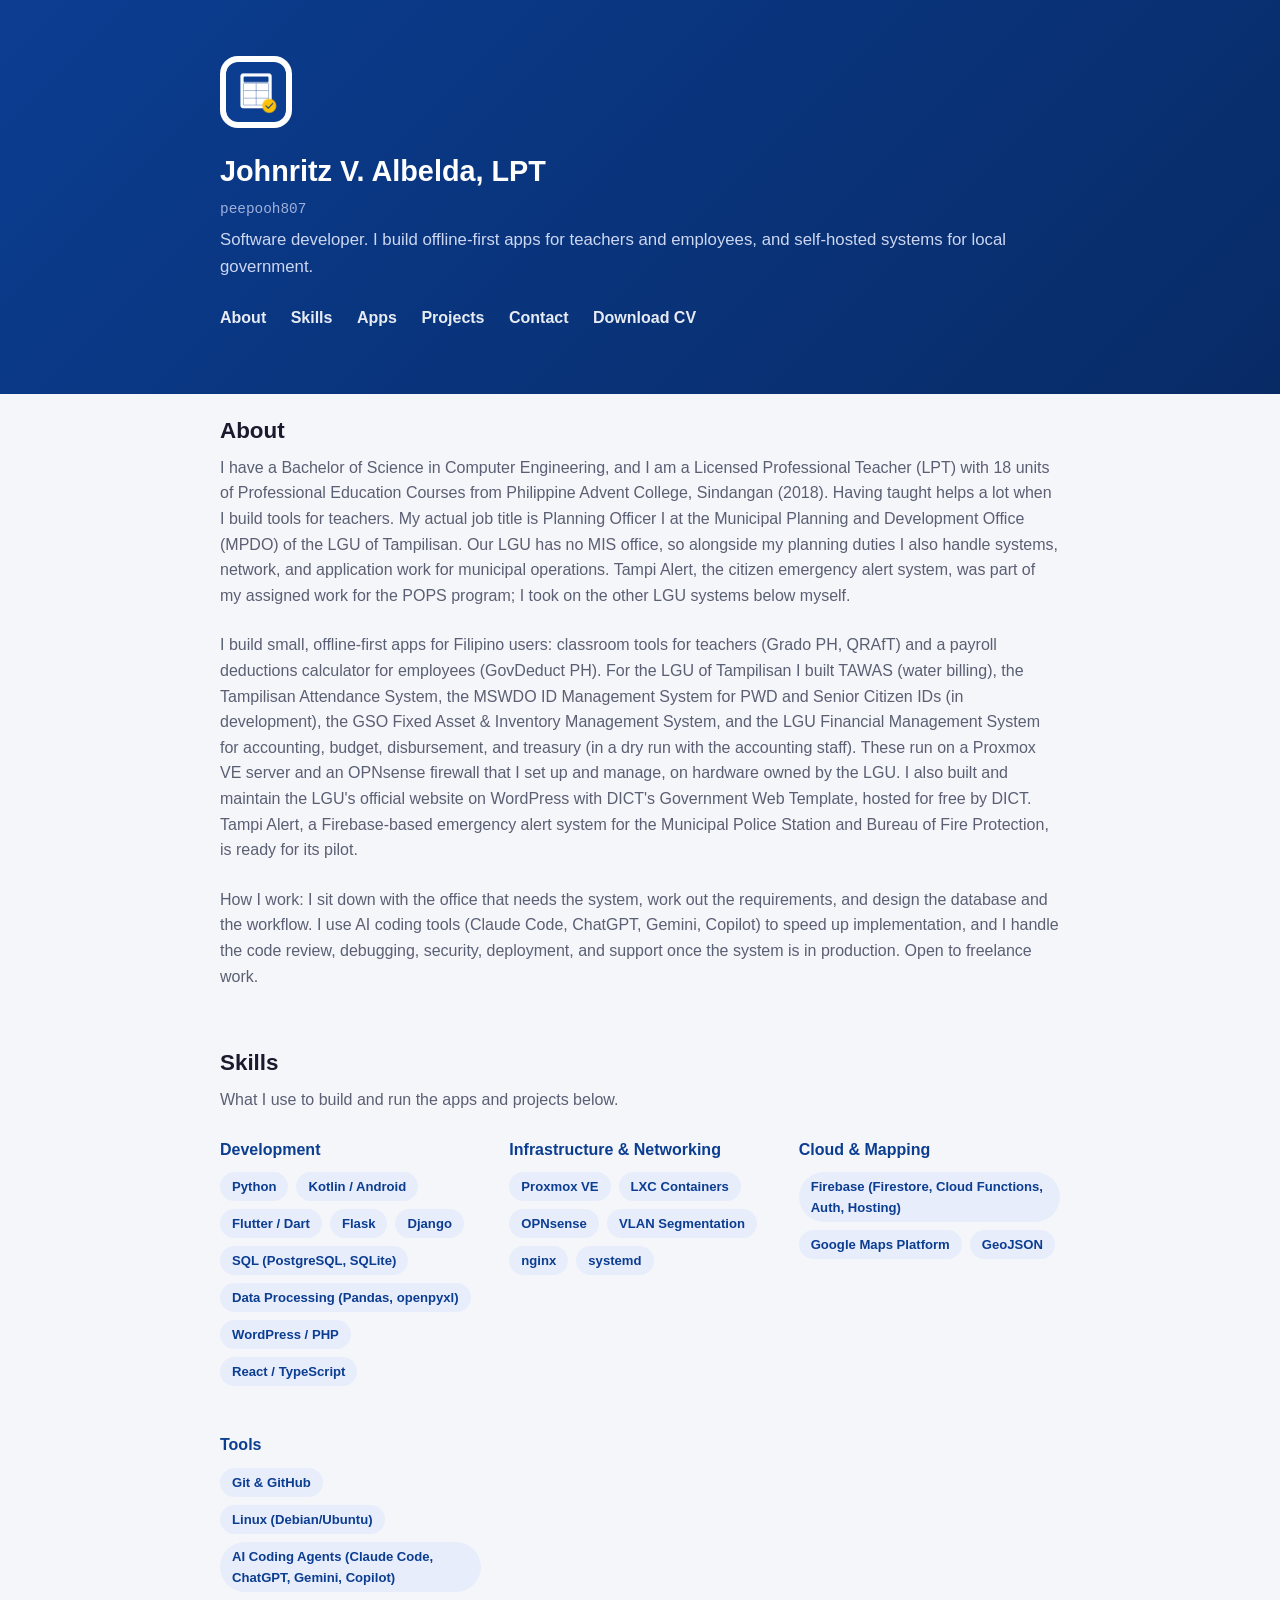
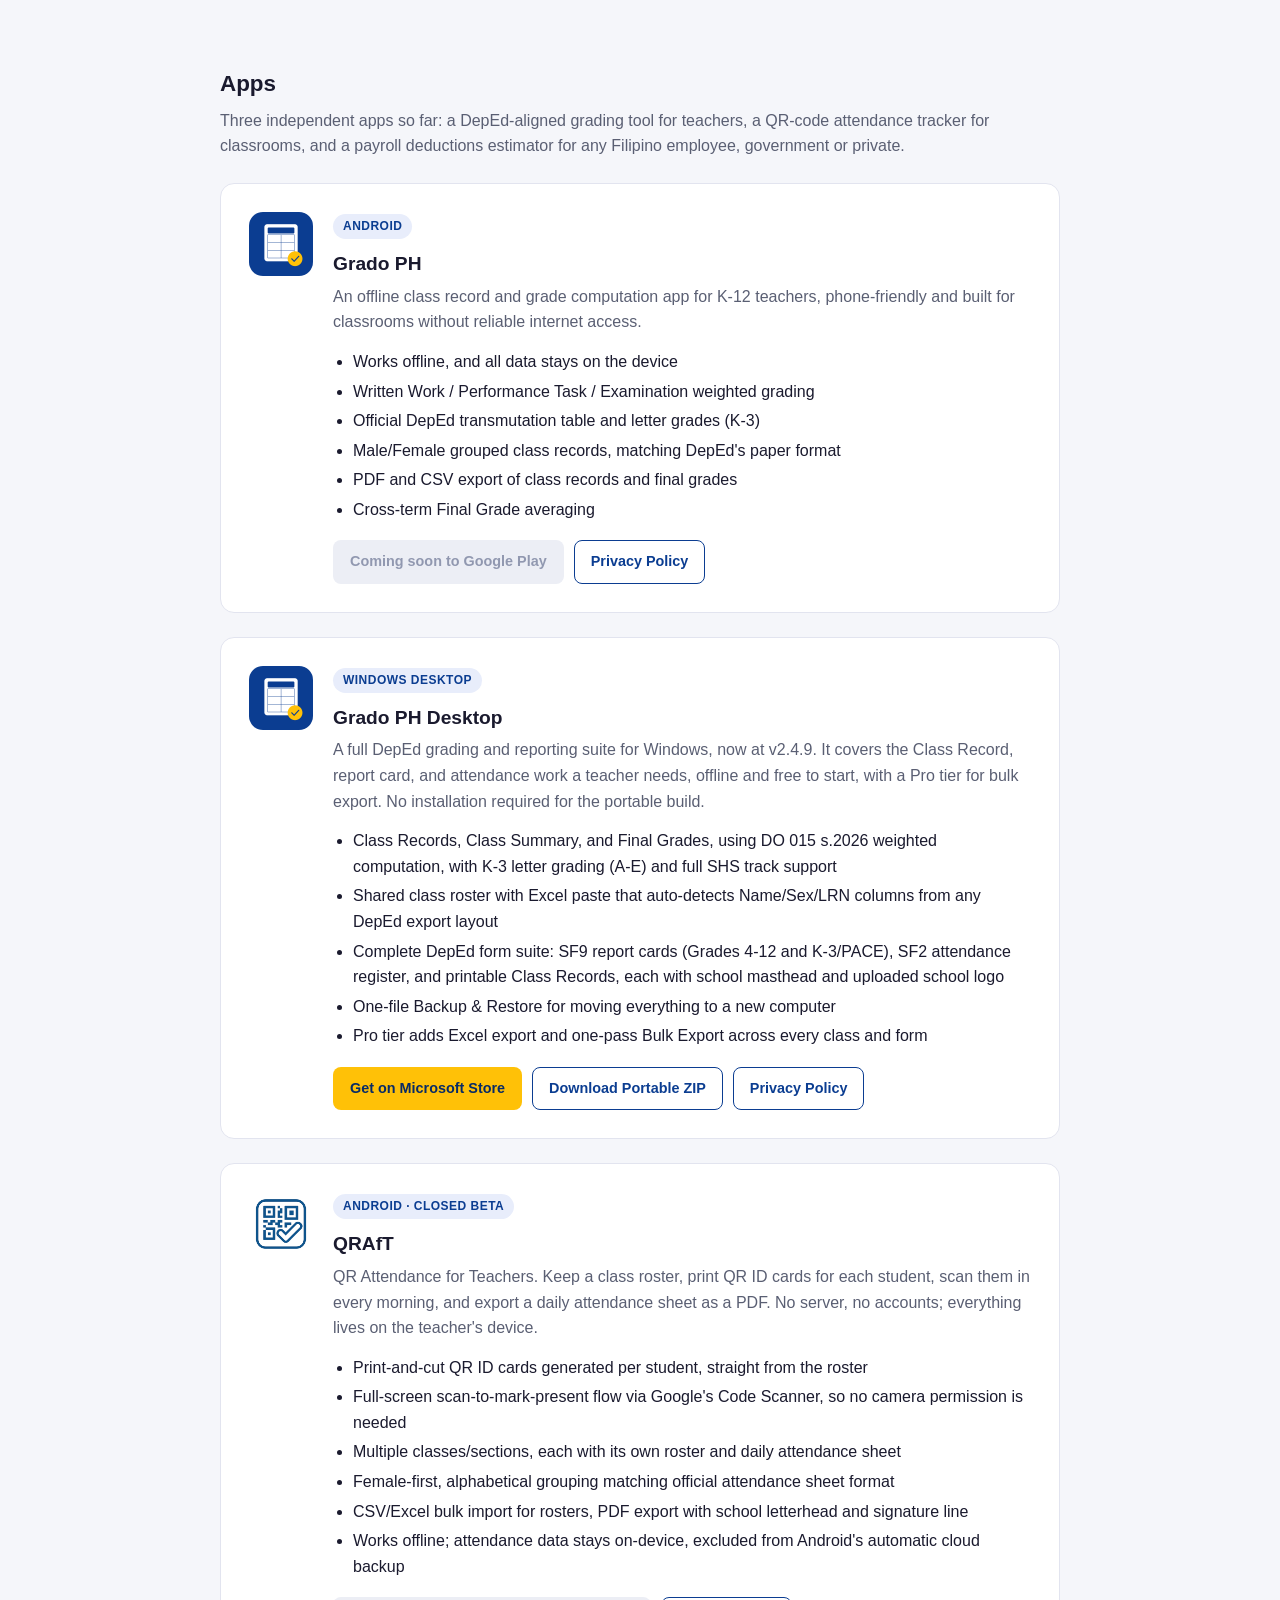
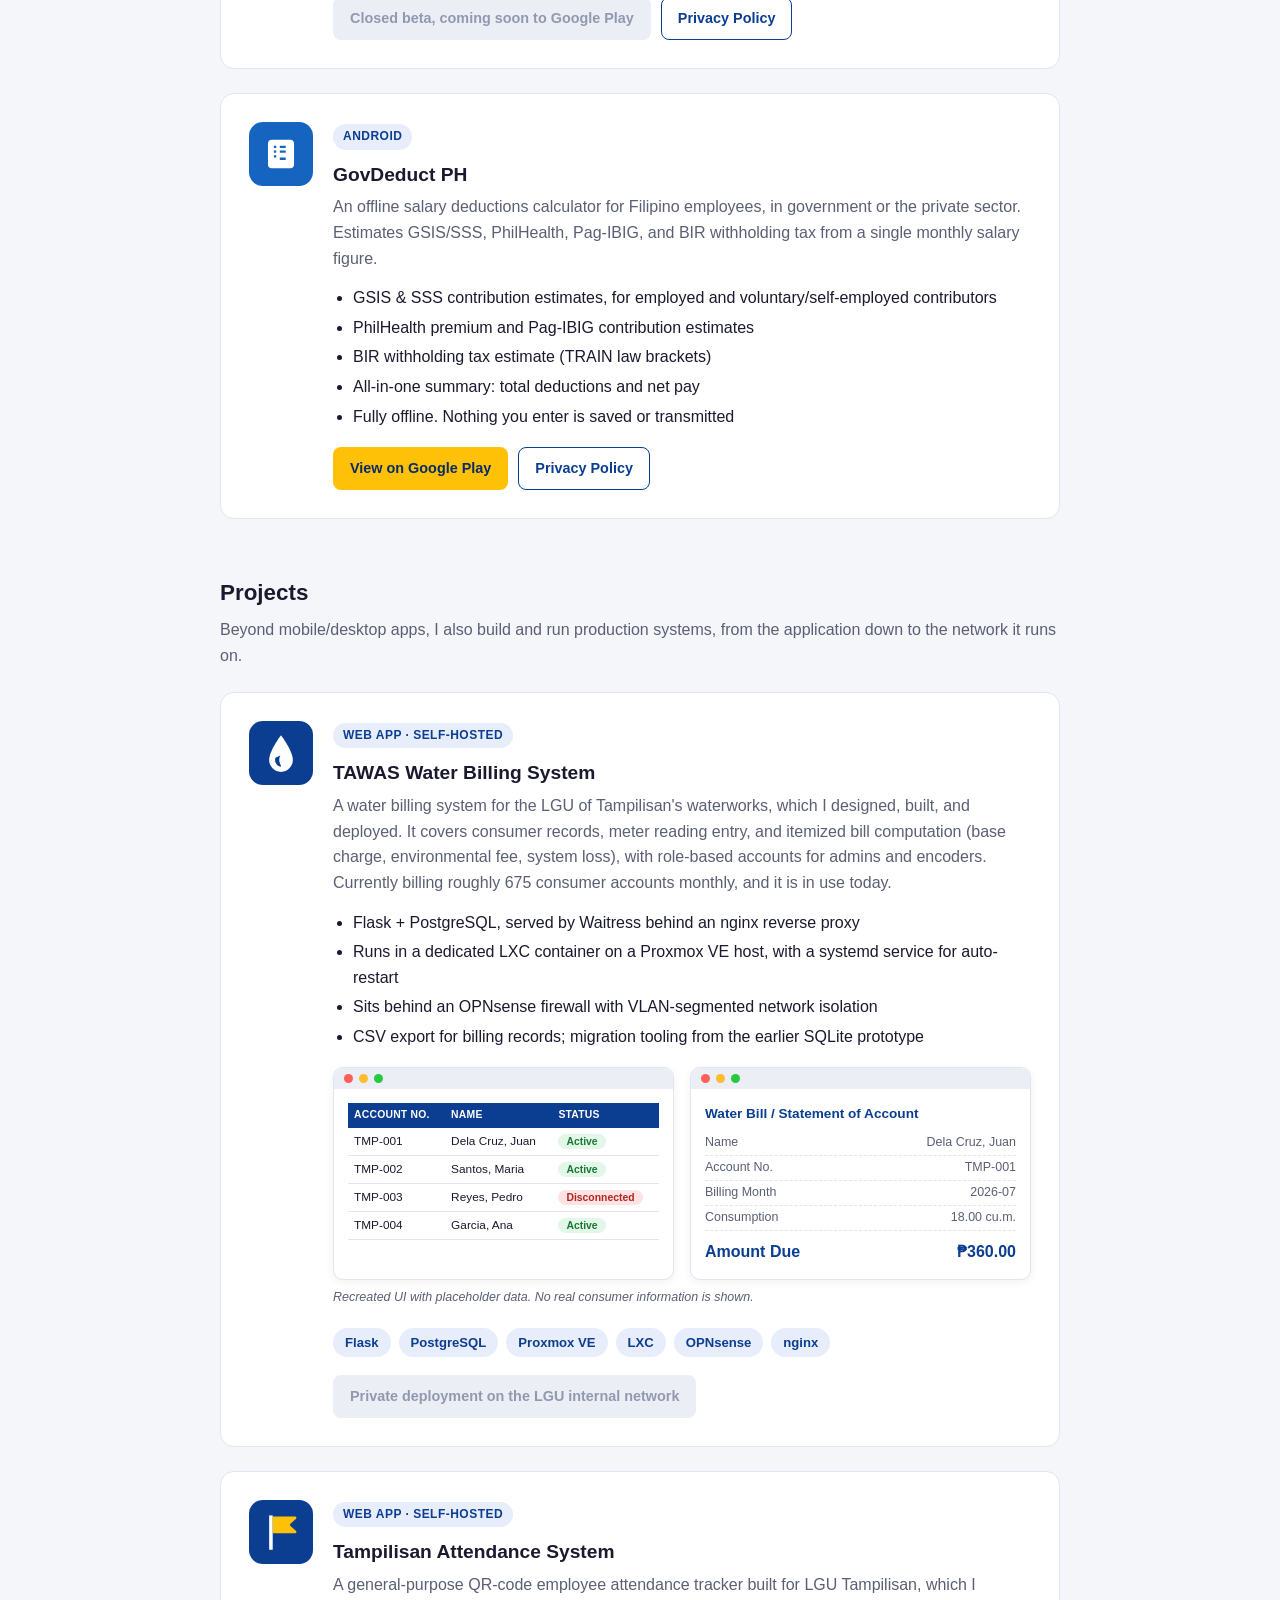
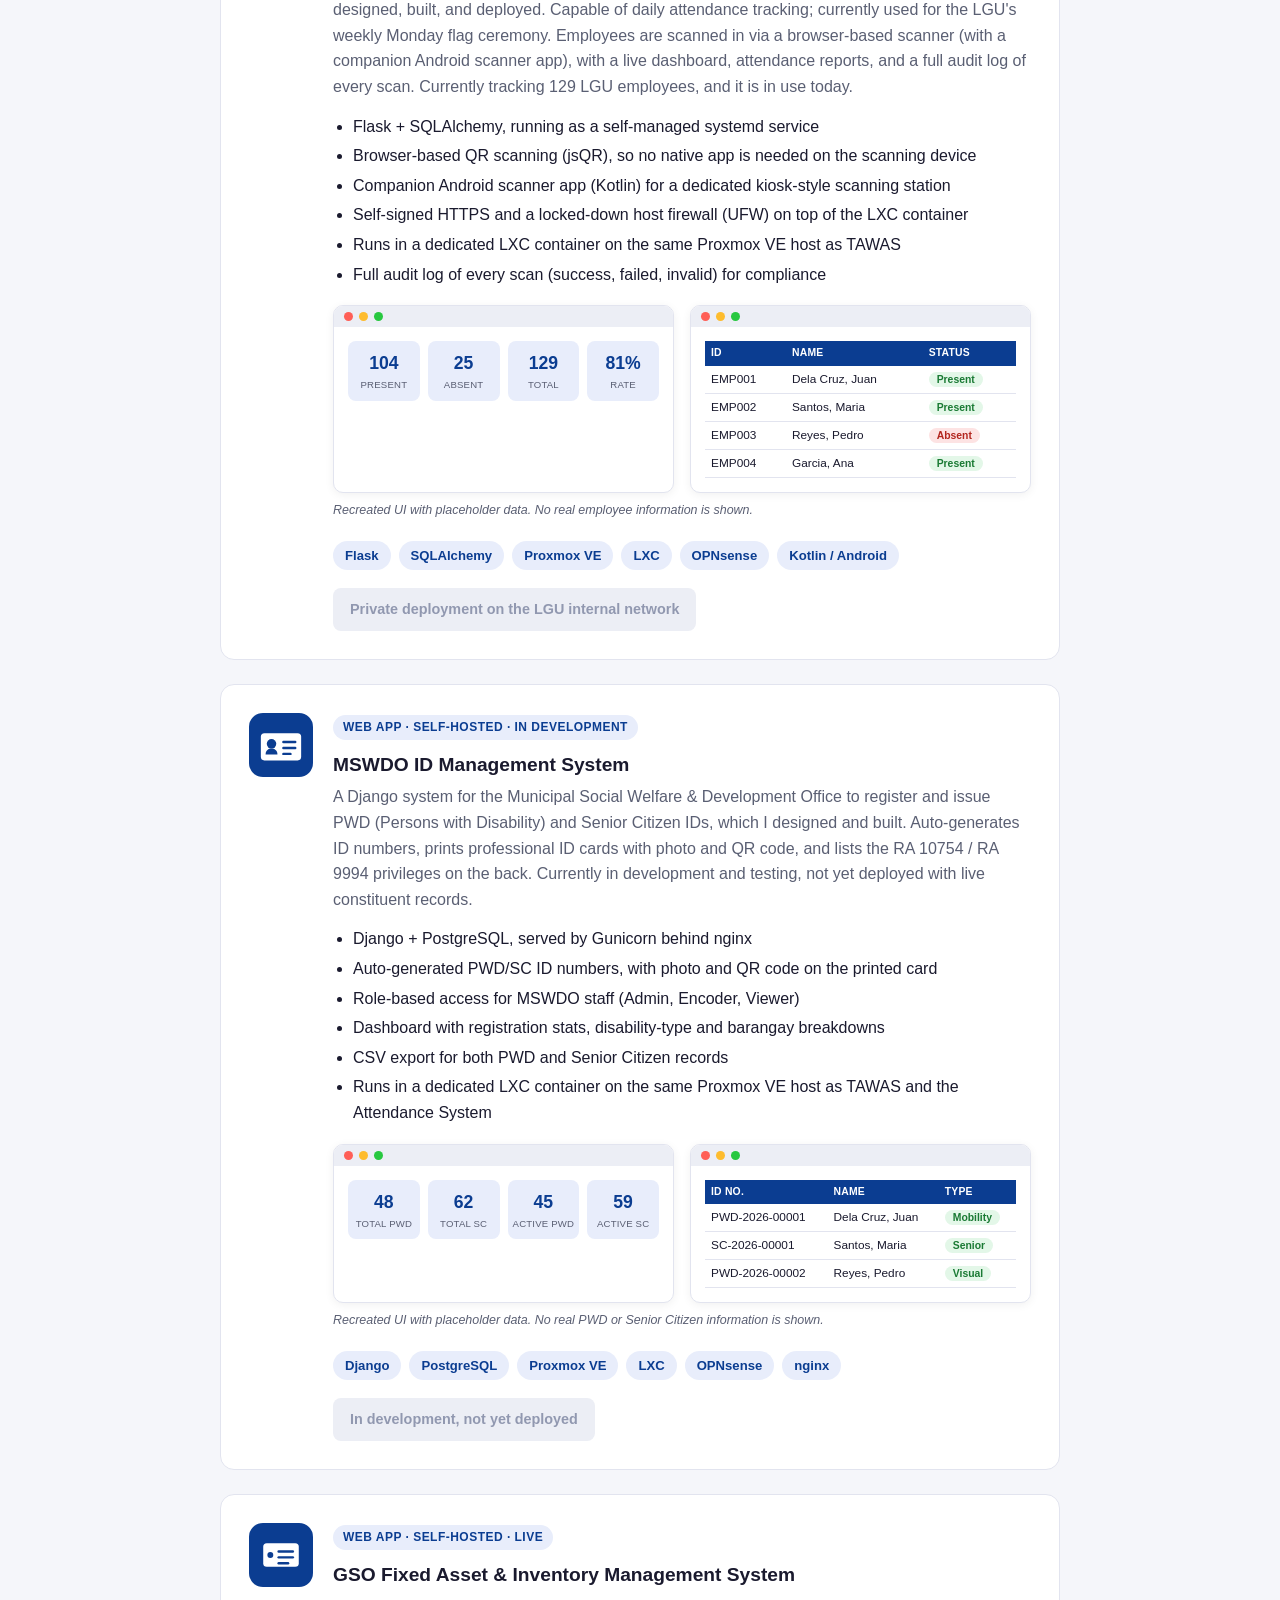
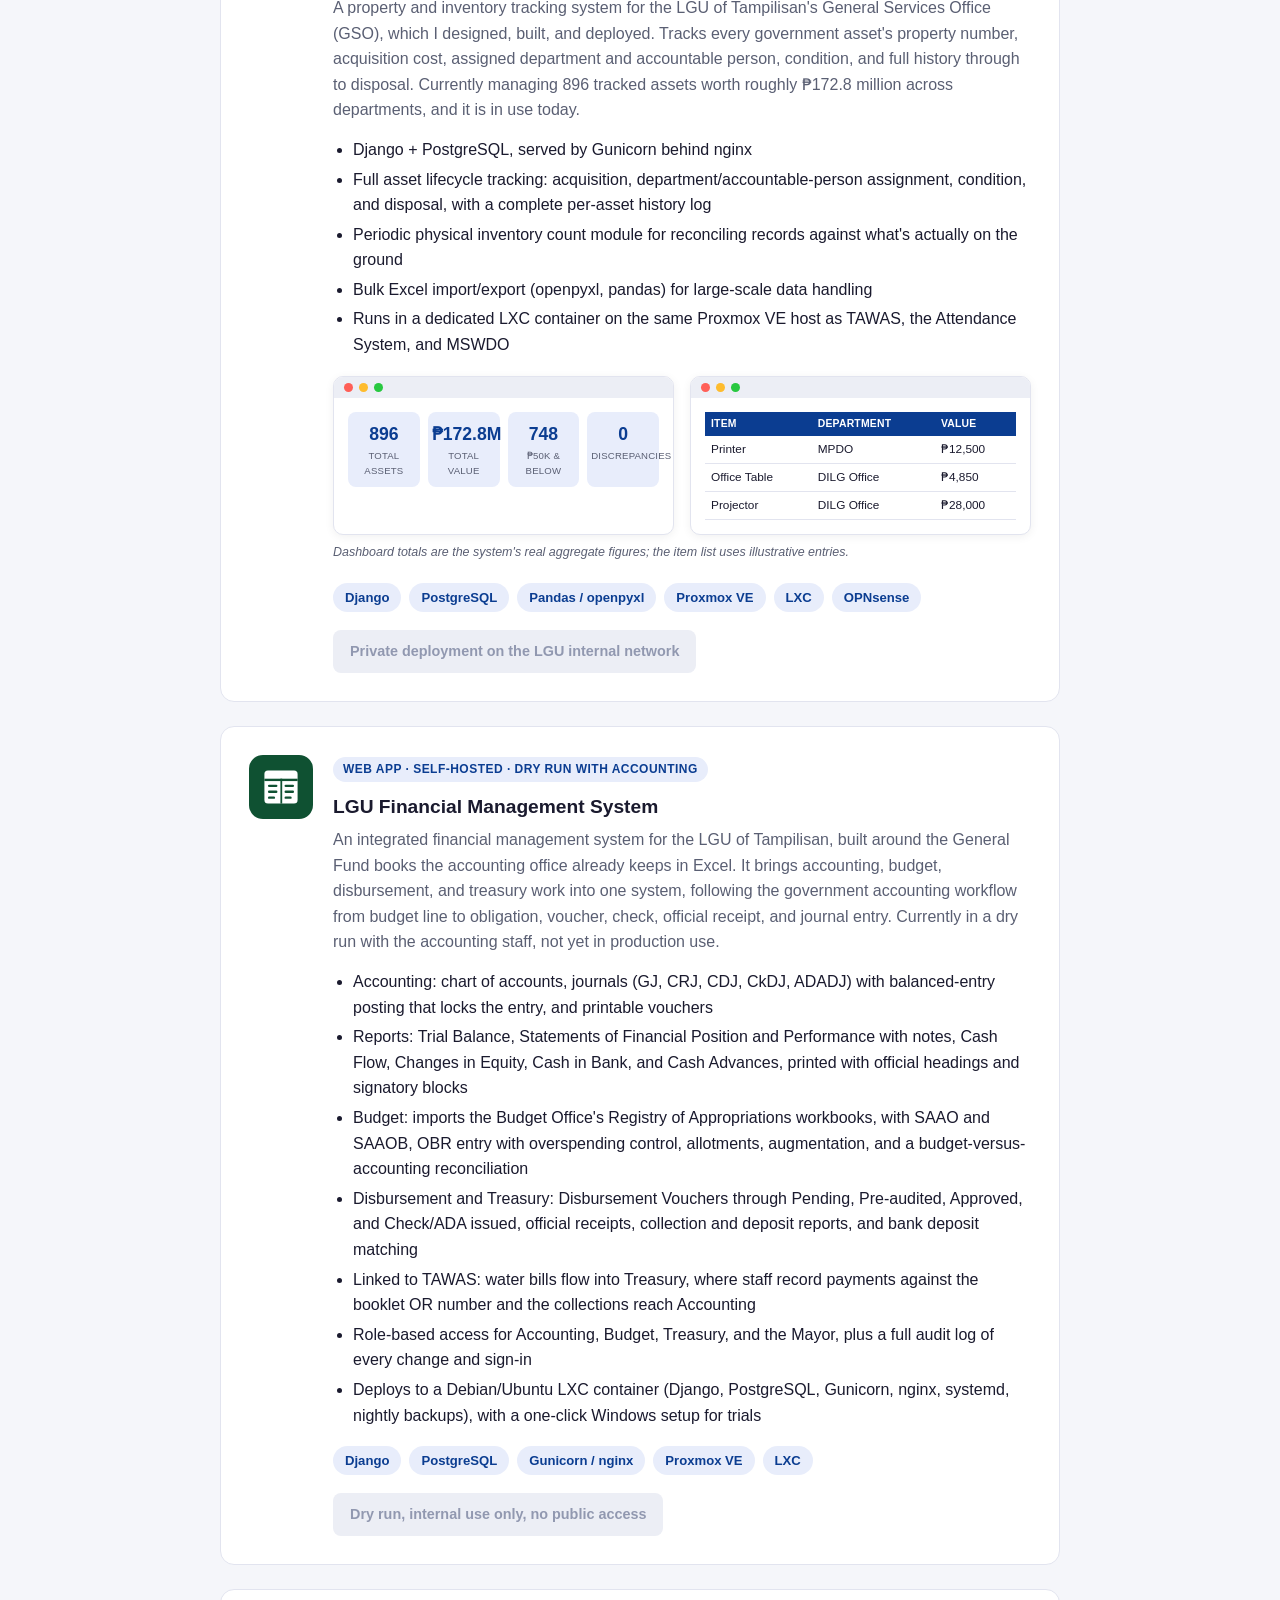
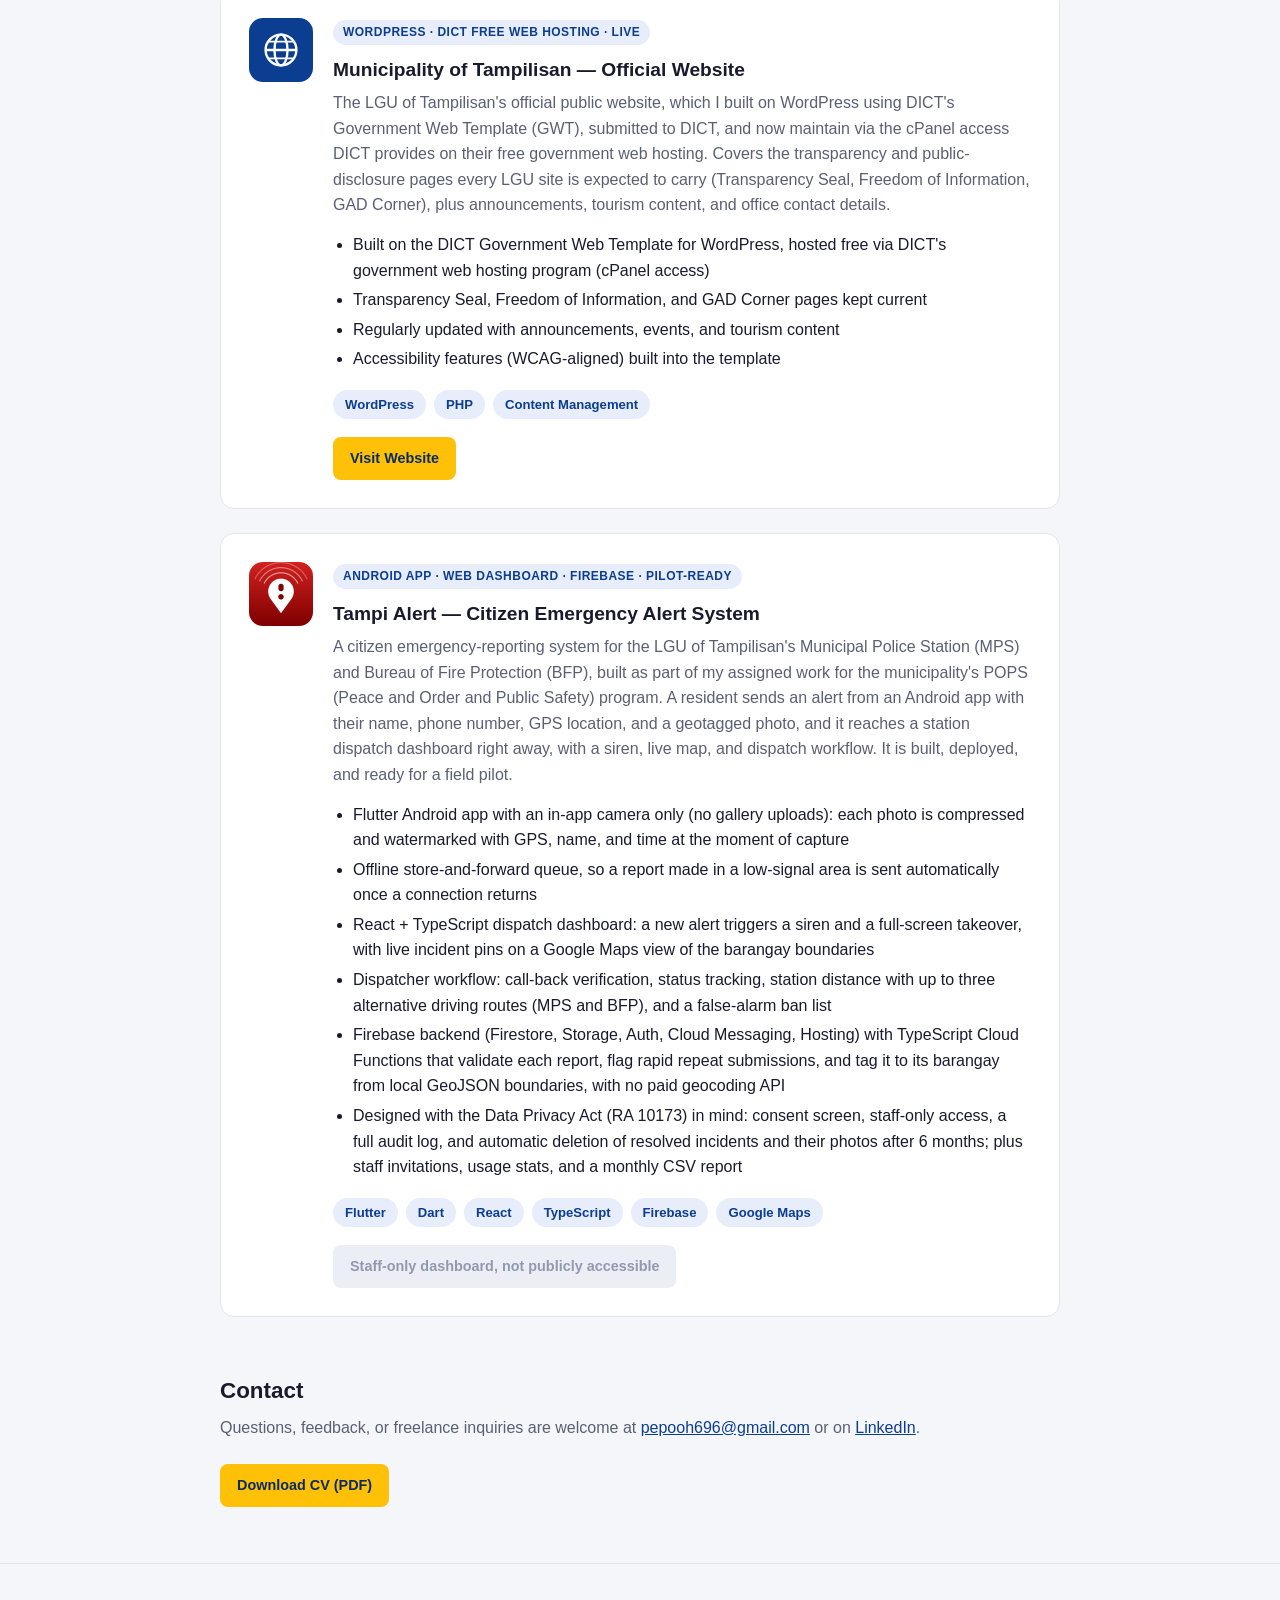
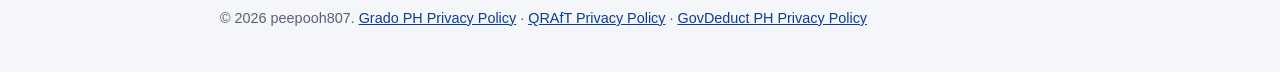
<file: index.html>
<!DOCTYPE html>
<html lang="en">
<head>
<meta charset="UTF-8">
<meta name="viewport" content="width=device-width, initial-scale=1.0">
<title>peepooh807 — Apps &amp; Projects</title>
<meta name="description" content="Software developer building offline-first apps (Grado PH, GovDeduct PH) and deploying production systems: Flask/PostgreSQL web apps on Proxmox VE/LXC, behind OPNsense firewalls.">
<link rel="icon" href="assets/icon.png">
<link rel="stylesheet" href="style.css">
</head>
<body>

<header class="site-header">
  <div class="wrap">
    <img class="avatar" src="assets/icon.png" alt="Grado PH icon">
    <div>
      <h1>Johnritz V. Albelda, LPT</h1>
      <p class="handle">peepooh807</p>
      <p class="tagline">Software developer. I build offline-first apps for teachers and employees, and self-hosted systems for local government.</p>
    </div>
  </div>
  <div class="wrap">
    <nav class="site-nav">
      <a href="#about">About</a>
      <a href="#skills">Skills</a>
      <a href="#apps">Apps</a>
      <a href="#projects">Projects</a>
      <a href="#contact">Contact</a>
      <a href="assets/Johnritz_Albelda_CV.pdf?v=20261127c" target="_blank" rel="noopener">Download CV</a>
    </nav>
  </div>
</header>

<main class="wrap">

  <section id="about">
    <h2>About</h2>
    <p class="section-lead">I have a Bachelor of Science in Computer Engineering, and I am a Licensed Professional Teacher (LPT) with 18 units of Professional Education Courses from Philippine Advent College, Sindangan (2018). Having taught helps a lot when I build tools for teachers. My actual job title is Planning Officer I at the Municipal Planning and Development Office (MPDO) of the LGU of Tampilisan. Our LGU has no MIS office, so alongside my planning duties I also handle systems, network, and application work for municipal operations. Tampi Alert, the citizen emergency alert system, was part of my assigned work for the POPS program; I took on the other LGU systems below myself.</p>
    <p class="section-lead">I build small, offline-first apps for Filipino users: classroom tools for teachers (Grado PH, QRAfT) and a payroll deductions calculator for employees (GovDeduct PH). For the LGU of Tampilisan I built TAWAS (water billing), the Tampilisan Attendance System, the MSWDO ID Management System for PWD and Senior Citizen IDs (in development), the GSO Fixed Asset &amp; Inventory Management System, and the LGU Financial Management System for accounting, budget, disbursement, and treasury (in a dry run with the accounting staff). These run on a Proxmox VE server and an OPNsense firewall that I set up and manage, on hardware owned by the LGU. I also built and maintain the LGU's official website on WordPress with DICT's Government Web Template, hosted for free by DICT. Tampi Alert, a Firebase-based emergency alert system for the Municipal Police Station and Bureau of Fire Protection, is ready for its pilot.</p>
    <p class="section-lead">How I work: I sit down with the office that needs the system, work out the requirements, and design the database and the workflow. I use AI coding tools (Claude Code, ChatGPT, Gemini, Copilot) to speed up implementation, and I handle the code review, debugging, security, deployment, and support once the system is in production. Open to freelance work.</p>
  </section>

  <section id="skills">
    <h2>Skills</h2>
    <p class="section-lead">What I use to build and run the apps and projects below.</p>
    <div class="skills-grid">
      <div class="skill-group">
        <h4>Development</h4>
        <ul class="tag-list">
          <li>Python</li>
          <li>Kotlin / Android</li>
          <li>Flutter / Dart</li>
          <li>Flask</li>
          <li>Django</li>
          <li>SQL (PostgreSQL, SQLite)</li>
          <li>Data Processing (Pandas, openpyxl)</li>
          <li>WordPress / PHP</li>
          <li>React / TypeScript</li>
        </ul>
      </div>
      <div class="skill-group">
        <h4>Infrastructure &amp; Networking</h4>
        <ul class="tag-list">
          <li>Proxmox VE</li>
          <li>LXC Containers</li>
          <li>OPNsense</li>
          <li>VLAN Segmentation</li>
          <li>nginx</li>
          <li>systemd</li>
        </ul>
      </div>
      <div class="skill-group">
        <h4>Cloud &amp; Mapping</h4>
        <ul class="tag-list">
          <li>Firebase (Firestore, Cloud Functions, Auth, Hosting)</li>
          <li>Google Maps Platform</li>
          <li>GeoJSON</li>
        </ul>
      </div>
      <div class="skill-group">
        <h4>Tools</h4>
        <ul class="tag-list">
          <li>Git &amp; GitHub</li>
          <li>Linux (Debian/Ubuntu)</li>
          <li>AI Coding Agents (Claude Code, ChatGPT, Gemini, Copilot)</li>
        </ul>
      </div>
    </div>
  </section>

  <section id="apps">
    <h2>Apps</h2>
    <p class="section-lead">Three independent apps so far: a DepEd-aligned grading tool for teachers, a QR-code attendance tracker for classrooms, and a payroll deductions estimator for any Filipino employee, government or private.</p>

    <div class="app-card">
      <img class="icon" src="assets/icon.png" alt="Grado PH Android icon">
      <div class="body">
        <span class="platform">Android</span>
        <h3>Grado PH</h3>
        <p class="desc">An offline class record and grade computation app for K-12 teachers, phone-friendly and built for classrooms without reliable internet access.</p>
        <ul class="features">
          <li>Works offline, and all data stays on the device</li>
          <li>Written Work / Performance Task / Examination weighted grading</li>
          <li>Official DepEd transmutation table and letter grades (K-3)</li>
          <li>Male/Female grouped class records, matching DepEd's paper format</li>
          <li>PDF and CSV export of class records and final grades</li>
          <li>Cross-term Final Grade averaging</li>
        </ul>
        <div class="btn-row">
          <span class="btn btn-disabled">Coming soon to Google Play</span>
          <a class="btn btn-secondary" href="privacy.html">Privacy Policy</a>
        </div>
      </div>
    </div>

    <div class="app-card">
      <img class="icon" src="assets/icon.png" alt="Grado PH Desktop icon">
      <div class="body">
        <span class="platform">Windows Desktop</span>
        <h3>Grado PH Desktop</h3>
        <p class="desc">A full DepEd grading and reporting suite for Windows, now at v2.4.9. It covers the Class Record, report card, and attendance work a teacher needs, offline and free to start, with a Pro tier for bulk export. No installation required for the portable build.</p>
        <ul class="features">
          <li>Class Records, Class Summary, and Final Grades, using DO 015 s.2026 weighted computation, with K-3 letter grading (A-E) and full SHS track support</li>
          <li>Shared class roster with Excel paste that auto-detects Name/Sex/LRN columns from any DepEd export layout</li>
          <li>Complete DepEd form suite: SF9 report cards (Grades 4-12 and K-3/PACE), SF2 attendance register, and printable Class Records, each with school masthead and uploaded school logo</li>
          <li>One-file Backup &amp; Restore for moving everything to a new computer</li>
          <li>Pro tier adds Excel export and one-pass Bulk Export across every class and form</li>
        </ul>
        <div class="btn-row">
          <a class="btn btn-primary" href="https://apps.microsoft.com/detail/9NQQL8CS84K8" target="_blank" rel="noopener">Get on Microsoft Store</a>
          <a class="btn btn-secondary" href="https://github.com/peepooh807/peepooh807.github.io/releases/download/2.4.9/GradoPH-2.4.9.zip">Download Portable ZIP</a>
          <a class="btn btn-secondary" href="privacy.html">Privacy Policy</a>
        </div>
      </div>
    </div>

    <div class="app-card">
      <img class="icon" src="assets/qraft-icon.png" alt="QRAfT icon">
      <div class="body">
        <span class="platform">Android &middot; Closed Beta</span>
        <h3>QRAfT</h3>
        <p class="desc">QR Attendance for Teachers. Keep a class roster, print QR ID cards for each student, scan them in every morning, and export a daily attendance sheet as a PDF. No server, no accounts; everything lives on the teacher's device.</p>
        <ul class="features">
          <li>Print-and-cut QR ID cards generated per student, straight from the roster</li>
          <li>Full-screen scan-to-mark-present flow via Google's Code Scanner, so no camera permission is needed</li>
          <li>Multiple classes/sections, each with its own roster and daily attendance sheet</li>
          <li>Female-first, alphabetical grouping matching official attendance sheet format</li>
          <li>CSV/Excel bulk import for rosters, PDF export with school letterhead and signature line</li>
          <li>Works offline; attendance data stays on-device, excluded from Android's automatic cloud backup</li>
        </ul>
        <div class="btn-row">
          <span class="btn btn-disabled">Closed beta, coming soon to Google Play</span>
          <a class="btn btn-secondary" href="privacy-qraft.html">Privacy Policy</a>
        </div>
      </div>
    </div>

    <div class="app-card">
      <img class="icon" src="assets/govdeduct-icon.svg" alt="GovDeduct PH icon">
      <div class="body">
        <span class="platform">Android</span>
        <h3>GovDeduct PH</h3>
        <p class="desc">An offline salary deductions calculator for Filipino employees, in government or the private sector. Estimates GSIS/SSS, PhilHealth, Pag-IBIG, and BIR withholding tax from a single monthly salary figure.</p>
        <ul class="features">
          <li>GSIS &amp; SSS contribution estimates, for employed and voluntary/self-employed contributors</li>
          <li>PhilHealth premium and Pag-IBIG contribution estimates</li>
          <li>BIR withholding tax estimate (TRAIN law brackets)</li>
          <li>All-in-one summary: total deductions and net pay</li>
          <li>Fully offline. Nothing you enter is saved or transmitted</li>
        </ul>
        <div class="btn-row">
          <a class="btn btn-primary" href="https://play.google.com/store/apps/details?id=com.pepo.govcalcph" target="_blank" rel="noopener">View on Google Play</a>
          <a class="btn btn-secondary" href="privacy-govdeduct.html">Privacy Policy</a>
        </div>
      </div>
    </div>
  </section>

  <section id="projects">
    <h2>Projects</h2>
    <p class="section-lead">Beyond mobile/desktop apps, I also build and run production systems, from the application down to the network it runs on.</p>

    <div class="app-card">
      <img class="icon" src="assets/tawas-icon.svg" alt="TAWAS Water Billing System icon">
      <div class="body">
        <span class="platform">Web App &middot; Self-Hosted</span>
        <h3>TAWAS Water Billing System</h3>
        <p class="desc">A water billing system for the LGU of Tampilisan's waterworks, which I designed, built, and deployed. It covers consumer records, meter reading entry, and itemized bill computation (base charge, environmental fee, system loss), with role-based accounts for admins and encoders. Currently billing roughly 675 consumer accounts monthly, and it is in use today.</p>
        <ul class="features">
          <li>Flask + PostgreSQL, served by Waitress behind an nginx reverse proxy</li>
          <li>Runs in a dedicated LXC container on a Proxmox VE host, with a systemd service for auto-restart</li>
          <li>Sits behind an OPNsense firewall with VLAN-segmented network isolation</li>
          <li>CSV export for billing records; migration tooling from the earlier SQLite prototype</li>
        </ul>

        <div class="mockup-wrap">
          <div class="mockup-window">
            <div class="mockup-titlebar">
              <span class="mockup-dot red"></span>
              <span class="mockup-dot yellow"></span>
              <span class="mockup-dot green"></span>
            </div>
            <div class="mockup-body">
              <table class="mockup-table">
                <thead>
                  <tr><th>Account No.</th><th>Name</th><th>Status</th></tr>
                </thead>
                <tbody>
                  <tr><td>TMP-001</td><td>Dela Cruz, Juan</td><td><span class="status-pill status-active">Active</span></td></tr>
                  <tr><td>TMP-002</td><td>Santos, Maria</td><td><span class="status-pill status-active">Active</span></td></tr>
                  <tr><td>TMP-003</td><td>Reyes, Pedro</td><td><span class="status-pill status-disconnected">Disconnected</span></td></tr>
                  <tr><td>TMP-004</td><td>Garcia, Ana</td><td><span class="status-pill status-active">Active</span></td></tr>
                </tbody>
              </table>
            </div>
          </div>

          <div class="mockup-window">
            <div class="mockup-titlebar">
              <span class="mockup-dot red"></span>
              <span class="mockup-dot yellow"></span>
              <span class="mockup-dot green"></span>
            </div>
            <div class="mockup-body mock-receipt">
              <h5>Water Bill / Statement of Account</h5>
              <div class="mock-row"><span>Name</span><span>Dela Cruz, Juan</span></div>
              <div class="mock-row"><span>Account No.</span><span>TMP-001</span></div>
              <div class="mock-row"><span>Billing Month</span><span>2026-07</span></div>
              <div class="mock-row"><span>Consumption</span><span>18.00 cu.m.</span></div>
              <div class="amount"><span>Amount Due</span><span>&#8369;360.00</span></div>
            </div>
          </div>
        </div>
        <p class="mockup-caption">Recreated UI with placeholder data. No real consumer information is shown.</p>

        <ul class="tag-list">
          <li>Flask</li>
          <li>PostgreSQL</li>
          <li>Proxmox VE</li>
          <li>LXC</li>
          <li>OPNsense</li>
          <li>nginx</li>
        </ul>
        <div class="btn-row">
          <span class="btn btn-disabled">Private deployment on the LGU internal network</span>
        </div>
      </div>
    </div>

    <div class="app-card">
      <img class="icon" src="assets/flag-icon.svg" alt="Tampilisan Attendance System icon">
      <div class="body">
        <span class="platform">Web App &middot; Self-Hosted</span>
        <h3>Tampilisan Attendance System</h3>
        <p class="desc">A general-purpose QR-code employee attendance tracker built for LGU Tampilisan, which I designed, built, and deployed. Capable of daily attendance tracking; currently used for the LGU's weekly Monday flag ceremony. Employees are scanned in via a browser-based scanner (with a companion Android scanner app), with a live dashboard, attendance reports, and a full audit log of every scan. Currently tracking 129 LGU employees, and it is in use today.</p>
        <ul class="features">
          <li>Flask + SQLAlchemy, running as a self-managed systemd service</li>
          <li>Browser-based QR scanning (jsQR), so no native app is needed on the scanning device</li>
          <li>Companion Android scanner app (Kotlin) for a dedicated kiosk-style scanning station</li>
          <li>Self-signed HTTPS and a locked-down host firewall (UFW) on top of the LXC container</li>
          <li>Runs in a dedicated LXC container on the same Proxmox VE host as TAWAS</li>
          <li>Full audit log of every scan (success, failed, invalid) for compliance</li>
        </ul>

        <div class="mockup-wrap">
          <div class="mockup-window">
            <div class="mockup-titlebar">
              <span class="mockup-dot red"></span>
              <span class="mockup-dot yellow"></span>
              <span class="mockup-dot green"></span>
            </div>
            <div class="mockup-body">
              <div class="mockup-stats">
                <div class="mockup-stat"><div class="num">104</div><div class="lbl">Present</div></div>
                <div class="mockup-stat"><div class="num">25</div><div class="lbl">Absent</div></div>
                <div class="mockup-stat"><div class="num">129</div><div class="lbl">Total</div></div>
                <div class="mockup-stat"><div class="num">81%</div><div class="lbl">Rate</div></div>
              </div>
            </div>
          </div>

          <div class="mockup-window">
            <div class="mockup-titlebar">
              <span class="mockup-dot red"></span>
              <span class="mockup-dot yellow"></span>
              <span class="mockup-dot green"></span>
            </div>
            <div class="mockup-body">
              <table class="mockup-table">
                <thead>
                  <tr><th>ID</th><th>Name</th><th>Status</th></tr>
                </thead>
                <tbody>
                  <tr><td>EMP001</td><td>Dela Cruz, Juan</td><td><span class="status-pill status-active">Present</span></td></tr>
                  <tr><td>EMP002</td><td>Santos, Maria</td><td><span class="status-pill status-active">Present</span></td></tr>
                  <tr><td>EMP003</td><td>Reyes, Pedro</td><td><span class="status-pill status-disconnected">Absent</span></td></tr>
                  <tr><td>EMP004</td><td>Garcia, Ana</td><td><span class="status-pill status-active">Present</span></td></tr>
                </tbody>
              </table>
            </div>
          </div>
        </div>
        <p class="mockup-caption">Recreated UI with placeholder data. No real employee information is shown.</p>

        <ul class="tag-list">
          <li>Flask</li>
          <li>SQLAlchemy</li>
          <li>Proxmox VE</li>
          <li>LXC</li>
          <li>OPNsense</li>
          <li>Kotlin / Android</li>
        </ul>
        <div class="btn-row">
          <span class="btn btn-disabled">Private deployment on the LGU internal network</span>
        </div>
      </div>
    </div>

    <div class="app-card">
      <img class="icon" src="assets/mswdo-icon.svg" alt="MSWDO ID Management System icon">
      <div class="body">
        <span class="platform">Web App &middot; Self-Hosted &middot; In Development</span>
        <h3>MSWDO ID Management System</h3>
        <p class="desc">A Django system for the Municipal Social Welfare &amp; Development Office to register and issue PWD (Persons with Disability) and Senior Citizen IDs, which I designed and built. Auto-generates ID numbers, prints professional ID cards with photo and QR code, and lists the RA 10754 / RA 9994 privileges on the back. Currently in development and testing, not yet deployed with live constituent records.</p>
        <ul class="features">
          <li>Django + PostgreSQL, served by Gunicorn behind nginx</li>
          <li>Auto-generated PWD/SC ID numbers, with photo and QR code on the printed card</li>
          <li>Role-based access for MSWDO staff (Admin, Encoder, Viewer)</li>
          <li>Dashboard with registration stats, disability-type and barangay breakdowns</li>
          <li>CSV export for both PWD and Senior Citizen records</li>
          <li>Runs in a dedicated LXC container on the same Proxmox VE host as TAWAS and the Attendance System</li>
        </ul>

        <div class="mockup-wrap">
          <div class="mockup-window">
            <div class="mockup-titlebar">
              <span class="mockup-dot red"></span>
              <span class="mockup-dot yellow"></span>
              <span class="mockup-dot green"></span>
            </div>
            <div class="mockup-body">
              <div class="mockup-stats">
                <div class="mockup-stat"><div class="num">48</div><div class="lbl">Total PWD</div></div>
                <div class="mockup-stat"><div class="num">62</div><div class="lbl">Total SC</div></div>
                <div class="mockup-stat"><div class="num">45</div><div class="lbl">Active PWD</div></div>
                <div class="mockup-stat"><div class="num">59</div><div class="lbl">Active SC</div></div>
              </div>
            </div>
          </div>

          <div class="mockup-window">
            <div class="mockup-titlebar">
              <span class="mockup-dot red"></span>
              <span class="mockup-dot yellow"></span>
              <span class="mockup-dot green"></span>
            </div>
            <div class="mockup-body">
              <table class="mockup-table">
                <thead>
                  <tr><th>ID No.</th><th>Name</th><th>Type</th></tr>
                </thead>
                <tbody>
                  <tr><td>PWD-2026-00001</td><td>Dela Cruz, Juan</td><td><span class="status-pill status-active">Mobility</span></td></tr>
                  <tr><td>SC-2026-00001</td><td>Santos, Maria</td><td><span class="status-pill status-active">Senior</span></td></tr>
                  <tr><td>PWD-2026-00002</td><td>Reyes, Pedro</td><td><span class="status-pill status-active">Visual</span></td></tr>
                </tbody>
              </table>
            </div>
          </div>
        </div>
        <p class="mockup-caption">Recreated UI with placeholder data. No real PWD or Senior Citizen information is shown.</p>

        <ul class="tag-list">
          <li>Django</li>
          <li>PostgreSQL</li>
          <li>Proxmox VE</li>
          <li>LXC</li>
          <li>OPNsense</li>
          <li>nginx</li>
        </ul>
        <div class="btn-row">
          <span class="btn btn-disabled">In development, not yet deployed</span>
        </div>
      </div>
    </div>

    <div class="app-card">
      <img class="icon" src="assets/gso-icon.svg" alt="GSO Fixed Asset &amp; Inventory Management System icon">
      <div class="body">
        <span class="platform">Web App &middot; Self-Hosted &middot; Live</span>
        <h3>GSO Fixed Asset &amp; Inventory Management System</h3>
        <p class="desc">A property and inventory tracking system for the LGU of Tampilisan's General Services Office (GSO), which I designed, built, and deployed. Tracks every government asset's property number, acquisition cost, assigned department and accountable person, condition, and full history through to disposal. Currently managing 896 tracked assets worth roughly &#8369;172.8 million across departments, and it is in use today.</p>
        <ul class="features">
          <li>Django + PostgreSQL, served by Gunicorn behind nginx</li>
          <li>Full asset lifecycle tracking: acquisition, department/accountable-person assignment, condition, and disposal, with a complete per-asset history log</li>
          <li>Periodic physical inventory count module for reconciling records against what's actually on the ground</li>
          <li>Bulk Excel import/export (openpyxl, pandas) for large-scale data handling</li>
          <li>Runs in a dedicated LXC container on the same Proxmox VE host as TAWAS, the Attendance System, and MSWDO</li>
        </ul>

        <div class="mockup-wrap">
          <div class="mockup-window">
            <div class="mockup-titlebar">
              <span class="mockup-dot red"></span>
              <span class="mockup-dot yellow"></span>
              <span class="mockup-dot green"></span>
            </div>
            <div class="mockup-body">
              <div class="mockup-stats">
                <div class="mockup-stat"><div class="num">896</div><div class="lbl">Total Assets</div></div>
                <div class="mockup-stat"><div class="num">&#8369;172.8M</div><div class="lbl">Total Value</div></div>
                <div class="mockup-stat"><div class="num">748</div><div class="lbl">&#8369;50k &amp; Below</div></div>
                <div class="mockup-stat"><div class="num">0</div><div class="lbl">Discrepancies</div></div>
              </div>
            </div>
          </div>

          <div class="mockup-window">
            <div class="mockup-titlebar">
              <span class="mockup-dot red"></span>
              <span class="mockup-dot yellow"></span>
              <span class="mockup-dot green"></span>
            </div>
            <div class="mockup-body">
              <table class="mockup-table">
                <thead>
                  <tr><th>Item</th><th>Department</th><th>Value</th></tr>
                </thead>
                <tbody>
                  <tr><td>Printer</td><td>MPDO</td><td>&#8369;12,500</td></tr>
                  <tr><td>Office Table</td><td>DILG Office</td><td>&#8369;4,850</td></tr>
                  <tr><td>Projector</td><td>DILG Office</td><td>&#8369;28,000</td></tr>
                </tbody>
              </table>
            </div>
          </div>
        </div>
        <p class="mockup-caption">Dashboard totals are the system's real aggregate figures; the item list uses illustrative entries.</p>

        <ul class="tag-list">
          <li>Django</li>
          <li>PostgreSQL</li>
          <li>Pandas / openpyxl</li>
          <li>Proxmox VE</li>
          <li>LXC</li>
          <li>OPNsense</li>
        </ul>
        <div class="btn-row">
          <span class="btn btn-disabled">Private deployment on the LGU internal network</span>
        </div>
      </div>
    </div>

    <div class="app-card">
      <img class="icon" src="assets/fms-icon.svg" alt="LGU Financial Management System icon">
      <div class="body">
        <span class="platform">Web App &middot; Self-Hosted &middot; Dry Run with Accounting</span>
        <h3>LGU Financial Management System</h3>
        <p class="desc">An integrated financial management system for the LGU of Tampilisan, built around the General Fund books the accounting office already keeps in Excel. It brings accounting, budget, disbursement, and treasury work into one system, following the government accounting workflow from budget line to obligation, voucher, check, official receipt, and journal entry. Currently in a dry run with the accounting staff, not yet in production use.</p>
        <ul class="features">
          <li>Accounting: chart of accounts, journals (GJ, CRJ, CDJ, CkDJ, ADADJ) with balanced-entry posting that locks the entry, and printable vouchers</li>
          <li>Reports: Trial Balance, Statements of Financial Position and Performance with notes, Cash Flow, Changes in Equity, Cash in Bank, and Cash Advances, printed with official headings and signatory blocks</li>
          <li>Budget: imports the Budget Office's Registry of Appropriations workbooks, with SAAO and SAAOB, OBR entry with overspending control, allotments, augmentation, and a budget-versus-accounting reconciliation</li>
          <li>Disbursement and Treasury: Disbursement Vouchers through Pending, Pre-audited, Approved, and Check/ADA issued, official receipts, collection and deposit reports, and bank deposit matching</li>
          <li>Linked to TAWAS: water bills flow into Treasury, where staff record payments against the booklet OR number and the collections reach Accounting</li>
          <li>Role-based access for Accounting, Budget, Treasury, and the Mayor, plus a full audit log of every change and sign-in</li>
          <li>Deploys to a Debian/Ubuntu LXC container (Django, PostgreSQL, Gunicorn, nginx, systemd, nightly backups), with a one-click Windows setup for trials</li>
        </ul>
        <ul class="tag-list">
          <li>Django</li>
          <li>PostgreSQL</li>
          <li>Gunicorn / nginx</li>
          <li>Proxmox VE</li>
          <li>LXC</li>
        </ul>
        <div class="btn-row">
          <span class="btn btn-disabled">Dry run, internal use only, no public access</span>
        </div>
      </div>
    </div>

    <div class="app-card">
      <img class="icon" src="assets/lgu-website-icon.svg" alt="Municipality of Tampilisan website icon">
      <div class="body">
        <span class="platform">WordPress &middot; DICT Free Web Hosting &middot; Live</span>
        <h3>Municipality of Tampilisan — Official Website</h3>
        <p class="desc">The LGU of Tampilisan's official public website, which I built on WordPress using DICT's Government Web Template (GWT), submitted to DICT, and now maintain via the cPanel access DICT provides on their free government web hosting. Covers the transparency and public-disclosure pages every LGU site is expected to carry (Transparency Seal, Freedom of Information, GAD Corner), plus announcements, tourism content, and office contact details.</p>
        <ul class="features">
          <li>Built on the DICT Government Web Template for WordPress, hosted free via DICT's government web hosting program (cPanel access)</li>
          <li>Transparency Seal, Freedom of Information, and GAD Corner pages kept current</li>
          <li>Regularly updated with announcements, events, and tourism content</li>
          <li>Accessibility features (WCAG-aligned) built into the template</li>
        </ul>
        <ul class="tag-list">
          <li>WordPress</li>
          <li>PHP</li>
          <li>Content Management</li>
        </ul>
        <div class="btn-row">
          <a class="btn btn-primary" href="https://tampilisan.gov.ph" target="_blank" rel="noopener">Visit Website</a>
        </div>
      </div>
    </div>

    <div class="app-card">
      <img class="icon" src="assets/tampi-alert-icon.png" alt="Tampi Alert icon">
      <div class="body">
        <span class="platform">Android App &middot; Web Dashboard &middot; Firebase &middot; Pilot-Ready</span>
        <h3>Tampi Alert — Citizen Emergency Alert System</h3>
        <p class="desc">A citizen emergency-reporting system for the LGU of Tampilisan's Municipal Police Station (MPS) and Bureau of Fire Protection (BFP), built as part of my assigned work for the municipality's POPS (Peace and Order and Public Safety) program. A resident sends an alert from an Android app with their name, phone number, GPS location, and a geotagged photo, and it reaches a station dispatch dashboard right away, with a siren, live map, and dispatch workflow. It is built, deployed, and ready for a field pilot.</p>
        <ul class="features">
          <li>Flutter Android app with an in-app camera only (no gallery uploads): each photo is compressed and watermarked with GPS, name, and time at the moment of capture</li>
          <li>Offline store-and-forward queue, so a report made in a low-signal area is sent automatically once a connection returns</li>
          <li>React + TypeScript dispatch dashboard: a new alert triggers a siren and a full-screen takeover, with live incident pins on a Google Maps view of the barangay boundaries</li>
          <li>Dispatcher workflow: call-back verification, status tracking, station distance with up to three alternative driving routes (MPS and BFP), and a false-alarm ban list</li>
          <li>Firebase backend (Firestore, Storage, Auth, Cloud Messaging, Hosting) with TypeScript Cloud Functions that validate each report, flag rapid repeat submissions, and tag it to its barangay from local GeoJSON boundaries, with no paid geocoding API</li>
          <li>Designed with the Data Privacy Act (RA 10173) in mind: consent screen, staff-only access, a full audit log, and automatic deletion of resolved incidents and their photos after 6 months; plus staff invitations, usage stats, and a monthly CSV report</li>
        </ul>
        <ul class="tag-list">
          <li>Flutter</li>
          <li>Dart</li>
          <li>React</li>
          <li>TypeScript</li>
          <li>Firebase</li>
          <li>Google Maps</li>
        </ul>
        <div class="btn-row">
          <span class="btn btn-disabled">Staff-only dashboard, not publicly accessible</span>
        </div>
      </div>
    </div>
  </section>

  <section id="contact">
    <h2>Contact</h2>
    <p class="section-lead">Questions, feedback, or freelance inquiries are welcome at <a href="mailto:pepooh696@gmail.com">pepooh696@gmail.com</a> or on <a href="https://www.linkedin.com/in/johnritz-albelda-8b64b3118/" target="_blank" rel="noopener">LinkedIn</a>.</p>
    <div class="btn-row">
      <a class="btn btn-primary" href="assets/Johnritz_Albelda_CV.pdf?v=20261127c" target="_blank" rel="noopener">Download CV (PDF)</a>
    </div>
  </section>

</main>

<footer>
  <div class="wrap">
    <p>&copy; 2026 peepooh807. <a href="privacy.html">Grado PH Privacy Policy</a> &middot; <a href="privacy-qraft.html">QRAfT Privacy Policy</a> &middot; <a href="privacy-govdeduct.html">GovDeduct PH Privacy Policy</a></p>
  </div>
</footer>

</body>
</html>
</file>
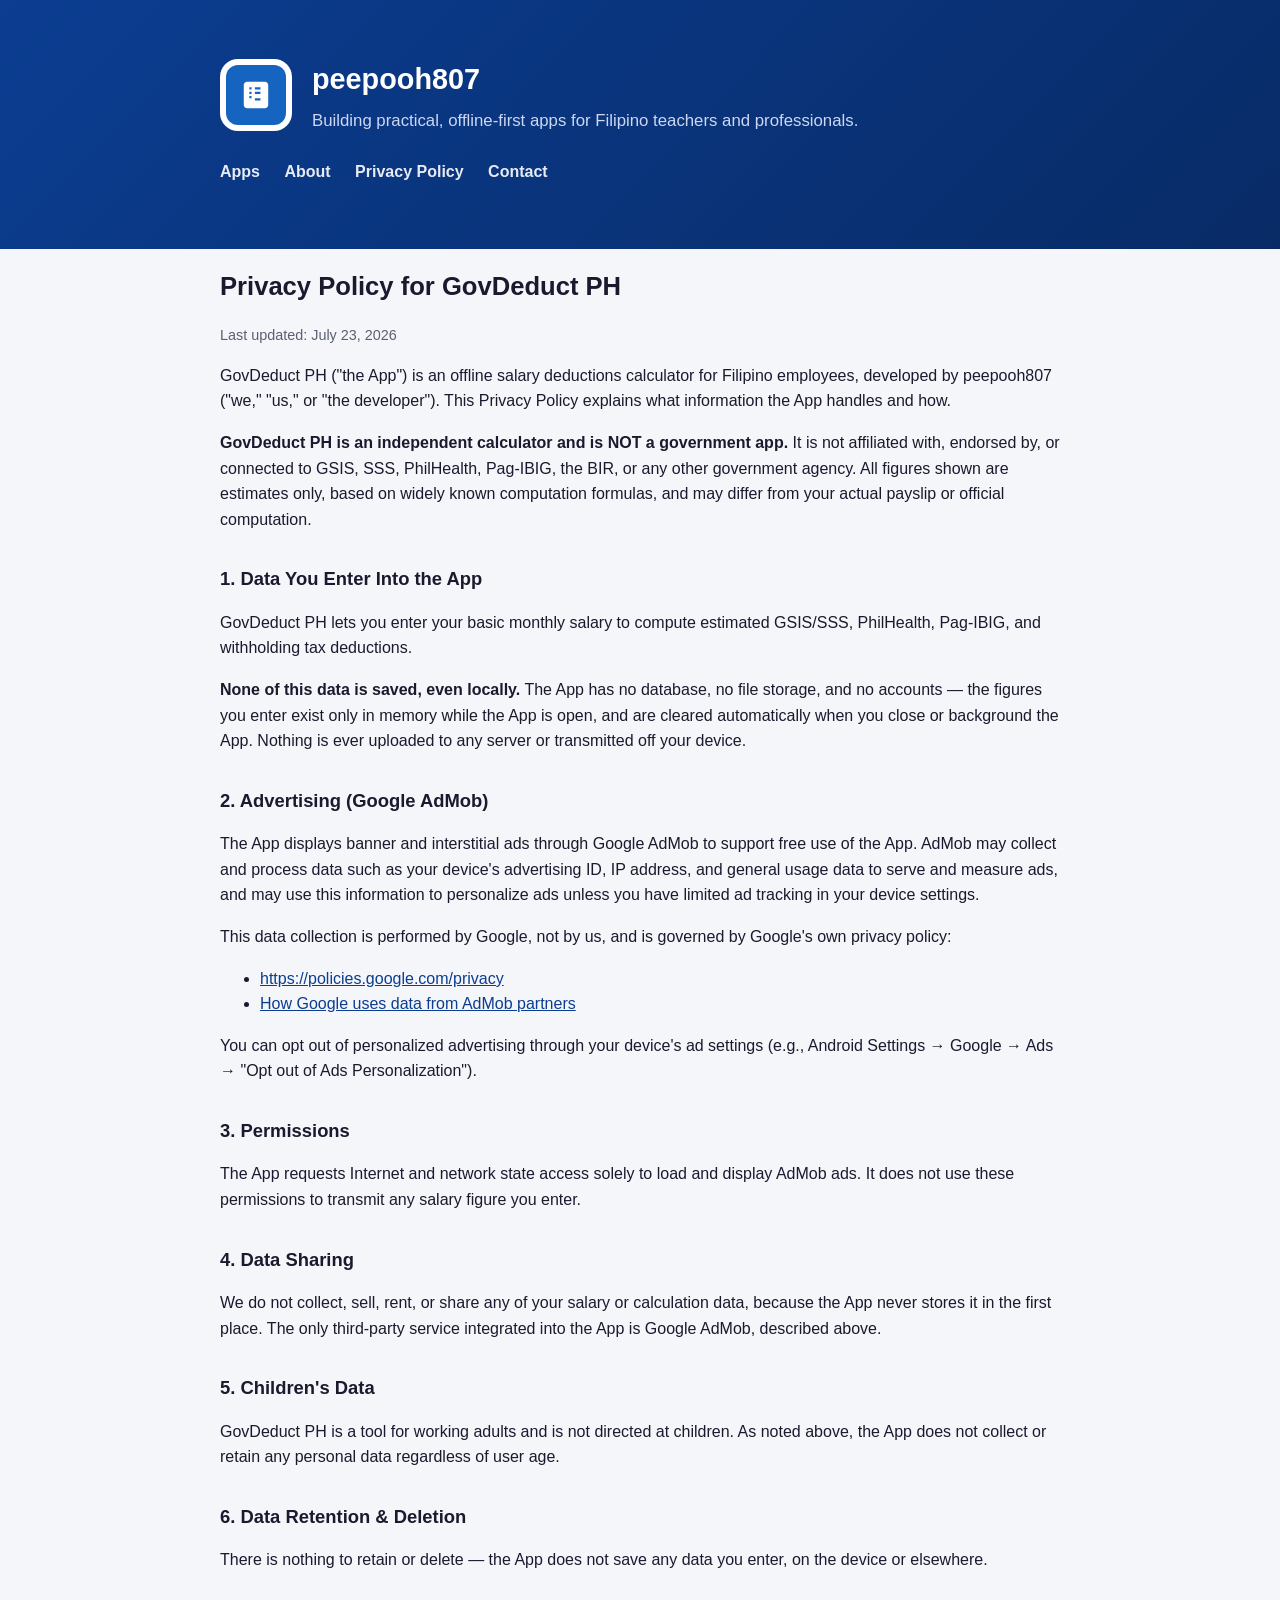
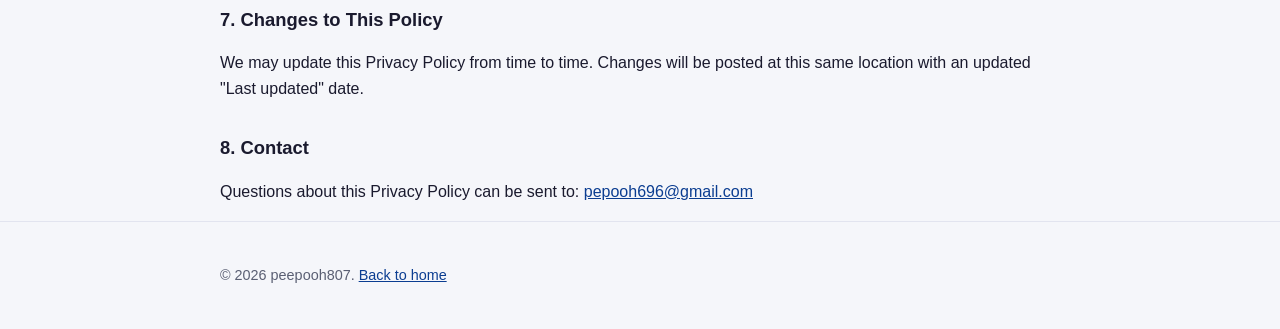
<file: privacy-govdeduct.html>
<!DOCTYPE html>
<html lang="en">
<head>
<meta charset="UTF-8">
<meta name="viewport" content="width=device-width, initial-scale=1.0">
<title>Privacy Policy — GovDeduct PH</title>
<link rel="icon" href="assets/govdeduct-icon.svg">
<link rel="stylesheet" href="style.css">
</head>
<body>

<header class="site-header">
  <div class="wrap">
    <img class="avatar" src="assets/govdeduct-icon.svg" alt="GovDeduct PH icon">
    <div>
      <h1>peepooh807</h1>
      <p class="tagline">Building practical, offline-first apps for Filipino teachers and professionals.</p>
    </div>
  </div>
  <div class="wrap">
    <nav class="site-nav">
      <a href="index.html#apps">Apps</a>
      <a href="index.html#about">About</a>
      <a href="privacy-govdeduct.html">Privacy Policy</a>
      <a href="index.html#contact">Contact</a>
    </nav>
  </div>
</header>

<main class="wrap policy">
  <h1>Privacy Policy for GovDeduct PH</h1>
  <p class="updated">Last updated: July 23, 2026</p>

  <p>GovDeduct PH ("the App") is an offline salary deductions calculator for Filipino employees, developed by peepooh807 ("we," "us," or "the developer"). This Privacy Policy explains what information the App handles and how.</p>

  <p><strong>GovDeduct PH is an independent calculator and is NOT a government app.</strong> It is not affiliated with, endorsed by, or connected to GSIS, SSS, PhilHealth, Pag-IBIG, the BIR, or any other government agency. All figures shown are estimates only, based on widely known computation formulas, and may differ from your actual payslip or official computation.</p>

  <h2>1. Data You Enter Into the App</h2>
  <p>GovDeduct PH lets you enter your basic monthly salary to compute estimated GSIS/SSS, PhilHealth, Pag-IBIG, and withholding tax deductions.</p>
  <p><strong>None of this data is saved, even locally.</strong> The App has no database, no file storage, and no accounts — the figures you enter exist only in memory while the App is open, and are cleared automatically when you close or background the App. Nothing is ever uploaded to any server or transmitted off your device.</p>

  <h2>2. Advertising (Google AdMob)</h2>
  <p>The App displays banner and interstitial ads through Google AdMob to support free use of the App. AdMob may collect and process data such as your device's advertising ID, IP address, and general usage data to serve and measure ads, and may use this information to personalize ads unless you have limited ad tracking in your device settings.</p>
  <p>This data collection is performed by Google, not by us, and is governed by Google's own privacy policy:</p>
  <ul>
    <li><a href="https://policies.google.com/privacy" target="_blank" rel="noopener">https://policies.google.com/privacy</a></li>
    <li><a href="https://policies.google.com/technologies/partner-sites" target="_blank" rel="noopener">How Google uses data from AdMob partners</a></li>
  </ul>
  <p>You can opt out of personalized advertising through your device's ad settings (e.g., Android Settings &rarr; Google &rarr; Ads &rarr; "Opt out of Ads Personalization").</p>

  <h2>3. Permissions</h2>
  <p>The App requests Internet and network state access solely to load and display AdMob ads. It does not use these permissions to transmit any salary figure you enter.</p>

  <h2>4. Data Sharing</h2>
  <p>We do not collect, sell, rent, or share any of your salary or calculation data, because the App never stores it in the first place. The only third-party service integrated into the App is Google AdMob, described above.</p>

  <h2>5. Children's Data</h2>
  <p>GovDeduct PH is a tool for working adults and is not directed at children. As noted above, the App does not collect or retain any personal data regardless of user age.</p>

  <h2>6. Data Retention &amp; Deletion</h2>
  <p>There is nothing to retain or delete — the App does not save any data you enter, on the device or elsewhere.</p>

  <h2>7. Changes to This Policy</h2>
  <p>We may update this Privacy Policy from time to time. Changes will be posted at this same location with an updated "Last updated" date.</p>

  <h2>8. Contact</h2>
  <p>Questions about this Privacy Policy can be sent to: <a href="mailto:pepooh696@gmail.com">pepooh696@gmail.com</a></p>
</main>

<footer>
  <div class="wrap">
    <p>&copy; 2026 peepooh807. <a href="index.html">Back to home</a></p>
  </div>
</footer>

</body>
</html>
</file>
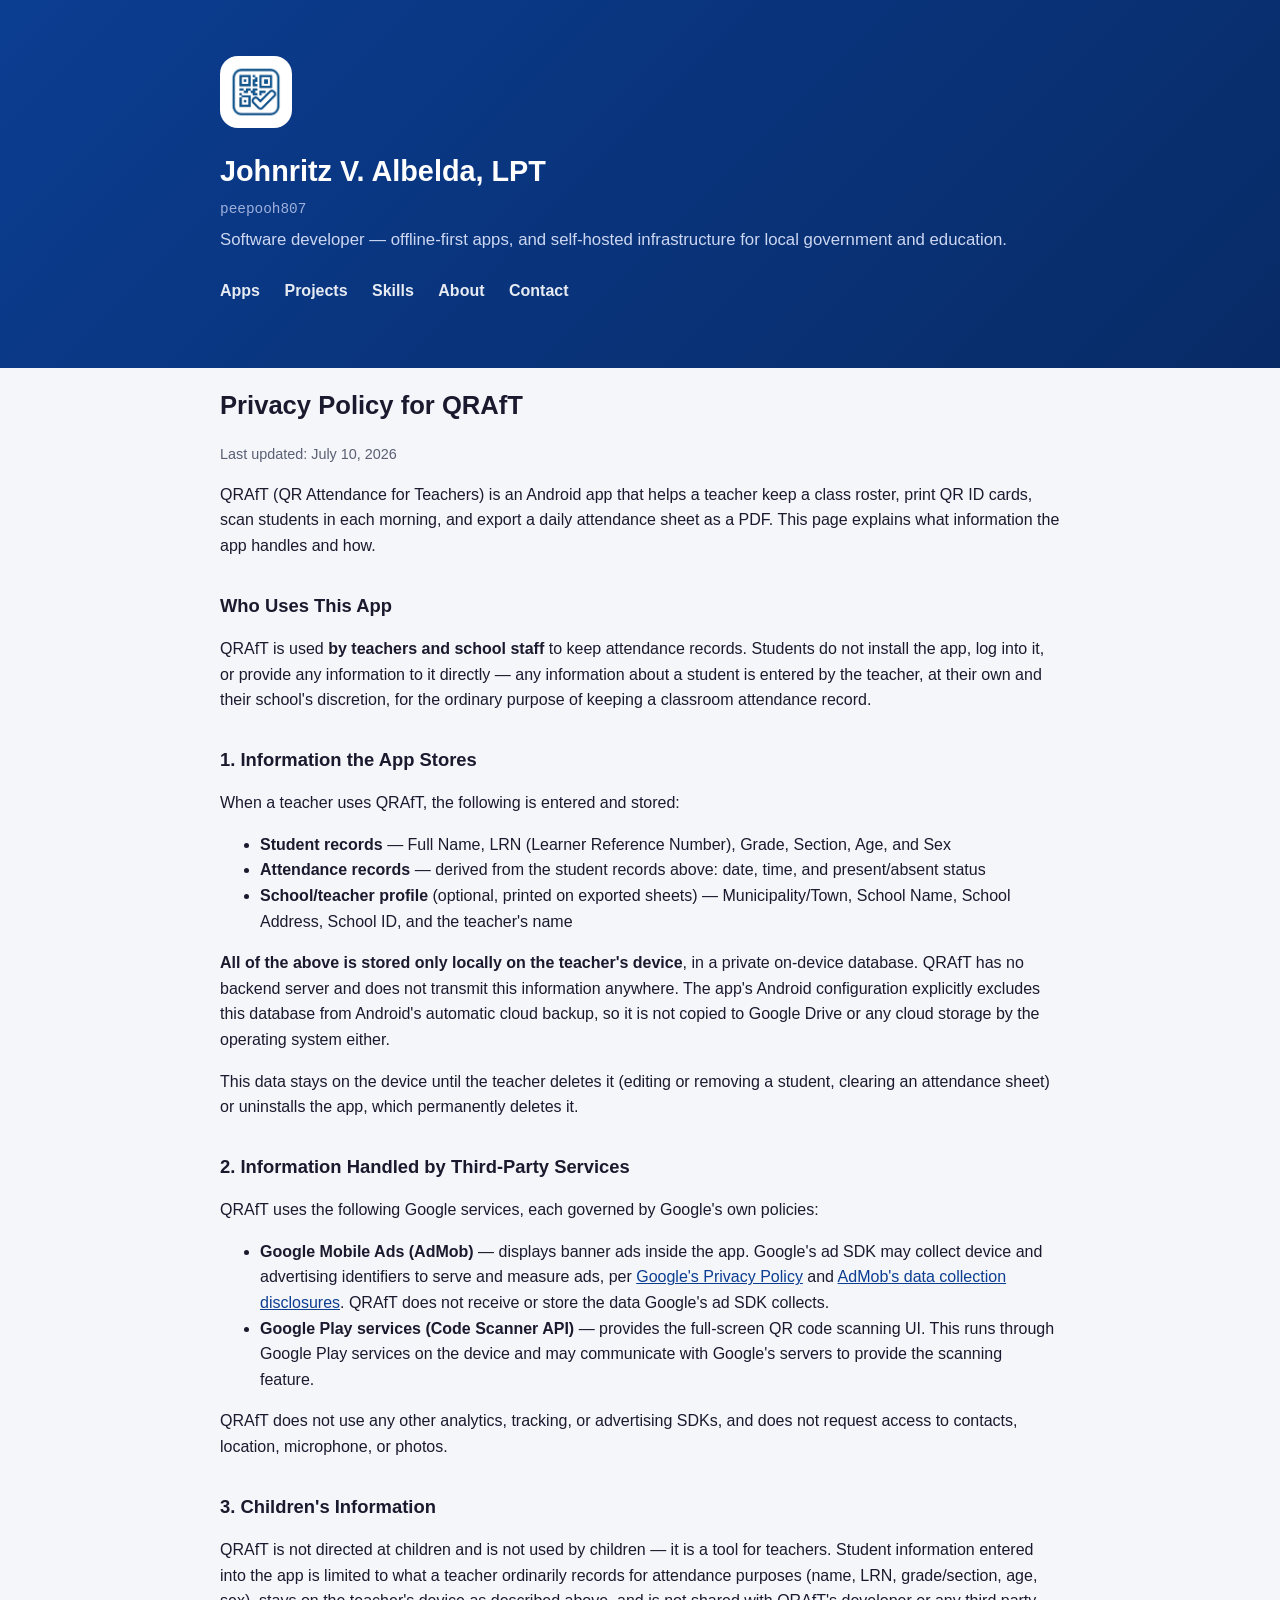
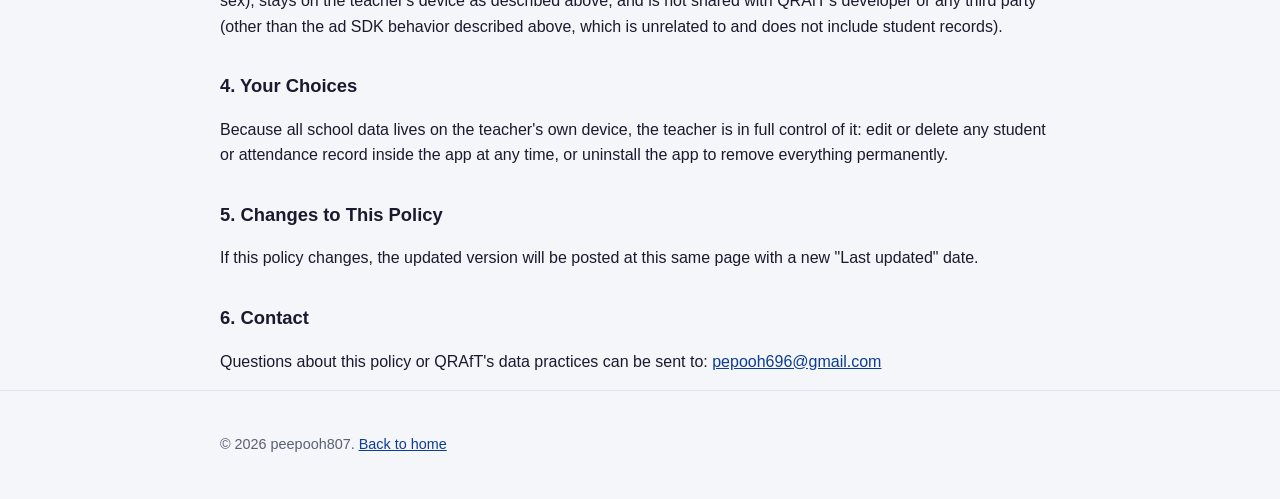
<file: privacy-qraft.html>
<!DOCTYPE html>
<html lang="en">
<head>
<meta charset="UTF-8">
<meta name="viewport" content="width=device-width, initial-scale=1.0">
<title>Privacy Policy — QRAfT</title>
<link rel="icon" href="assets/qraft-icon.png">
<link rel="stylesheet" href="style.css">
</head>
<body>

<header class="site-header">
  <div class="wrap">
    <img class="avatar" src="assets/qraft-icon.png" alt="QRAfT icon">
    <div>
      <h1>Johnritz V. Albelda, LPT</h1>
      <p class="handle">peepooh807</p>
      <p class="tagline">Software developer — offline-first apps, and self-hosted infrastructure for local government and education.</p>
    </div>
  </div>
  <div class="wrap">
    <nav class="site-nav">
      <a href="index.html#apps">Apps</a>
      <a href="index.html#projects">Projects</a>
      <a href="index.html#skills">Skills</a>
      <a href="index.html#about">About</a>
      <a href="index.html#contact">Contact</a>
    </nav>
  </div>
</header>

<main class="wrap policy">
  <h1>Privacy Policy for QRAfT</h1>
  <p class="updated">Last updated: July 10, 2026</p>

  <p>QRAfT (QR Attendance for Teachers) is an Android app that helps a teacher keep a class roster, print QR ID cards, scan students in each morning, and export a daily attendance sheet as a PDF. This page explains what information the app handles and how.</p>

  <h2>Who Uses This App</h2>
  <p>QRAfT is used <strong>by teachers and school staff</strong> to keep attendance records. Students do not install the app, log into it, or provide any information to it directly — any information about a student is entered by the teacher, at their own and their school's discretion, for the ordinary purpose of keeping a classroom attendance record.</p>

  <h2>1. Information the App Stores</h2>
  <p>When a teacher uses QRAfT, the following is entered and stored:</p>
  <ul>
    <li><strong>Student records</strong> — Full Name, LRN (Learner Reference Number), Grade, Section, Age, and Sex</li>
    <li><strong>Attendance records</strong> — derived from the student records above: date, time, and present/absent status</li>
    <li><strong>School/teacher profile</strong> (optional, printed on exported sheets) — Municipality/Town, School Name, School Address, School ID, and the teacher's name</li>
  </ul>
  <p><strong>All of the above is stored only locally on the teacher's device</strong>, in a private on-device database. QRAfT has no backend server and does not transmit this information anywhere. The app's Android configuration explicitly excludes this database from Android's automatic cloud backup, so it is not copied to Google Drive or any cloud storage by the operating system either.</p>
  <p>This data stays on the device until the teacher deletes it (editing or removing a student, clearing an attendance sheet) or uninstalls the app, which permanently deletes it.</p>

  <h2>2. Information Handled by Third-Party Services</h2>
  <p>QRAfT uses the following Google services, each governed by Google's own policies:</p>
  <ul>
    <li><strong>Google Mobile Ads (AdMob)</strong> — displays banner ads inside the app. Google's ad SDK may collect device and advertising identifiers to serve and measure ads, per <a href="https://policies.google.com/privacy" target="_blank" rel="noopener">Google's Privacy Policy</a> and <a href="https://support.google.com/admob/answer/6128543" target="_blank" rel="noopener">AdMob's data collection disclosures</a>. QRAfT does not receive or store the data Google's ad SDK collects.</li>
    <li><strong>Google Play services (Code Scanner API)</strong> — provides the full-screen QR code scanning UI. This runs through Google Play services on the device and may communicate with Google's servers to provide the scanning feature.</li>
  </ul>
  <p>QRAfT does not use any other analytics, tracking, or advertising SDKs, and does not request access to contacts, location, microphone, or photos.</p>

  <h2>3. Children's Information</h2>
  <p>QRAfT is not directed at children and is not used by children — it is a tool for teachers. Student information entered into the app is limited to what a teacher ordinarily records for attendance purposes (name, LRN, grade/section, age, sex), stays on the teacher's device as described above, and is not shared with QRAfT's developer or any third party (other than the ad SDK behavior described above, which is unrelated to and does not include student records).</p>

  <h2>4. Your Choices</h2>
  <p>Because all school data lives on the teacher's own device, the teacher is in full control of it: edit or delete any student or attendance record inside the app at any time, or uninstall the app to remove everything permanently.</p>

  <h2>5. Changes to This Policy</h2>
  <p>If this policy changes, the updated version will be posted at this same page with a new "Last updated" date.</p>

  <h2>6. Contact</h2>
  <p>Questions about this policy or QRAfT's data practices can be sent to: <a href="mailto:pepooh696@gmail.com">pepooh696@gmail.com</a></p>
</main>

<footer>
  <div class="wrap">
    <p>&copy; 2026 peepooh807. <a href="index.html">Back to home</a></p>
  </div>
</footer>

</body>
</html>
</file>
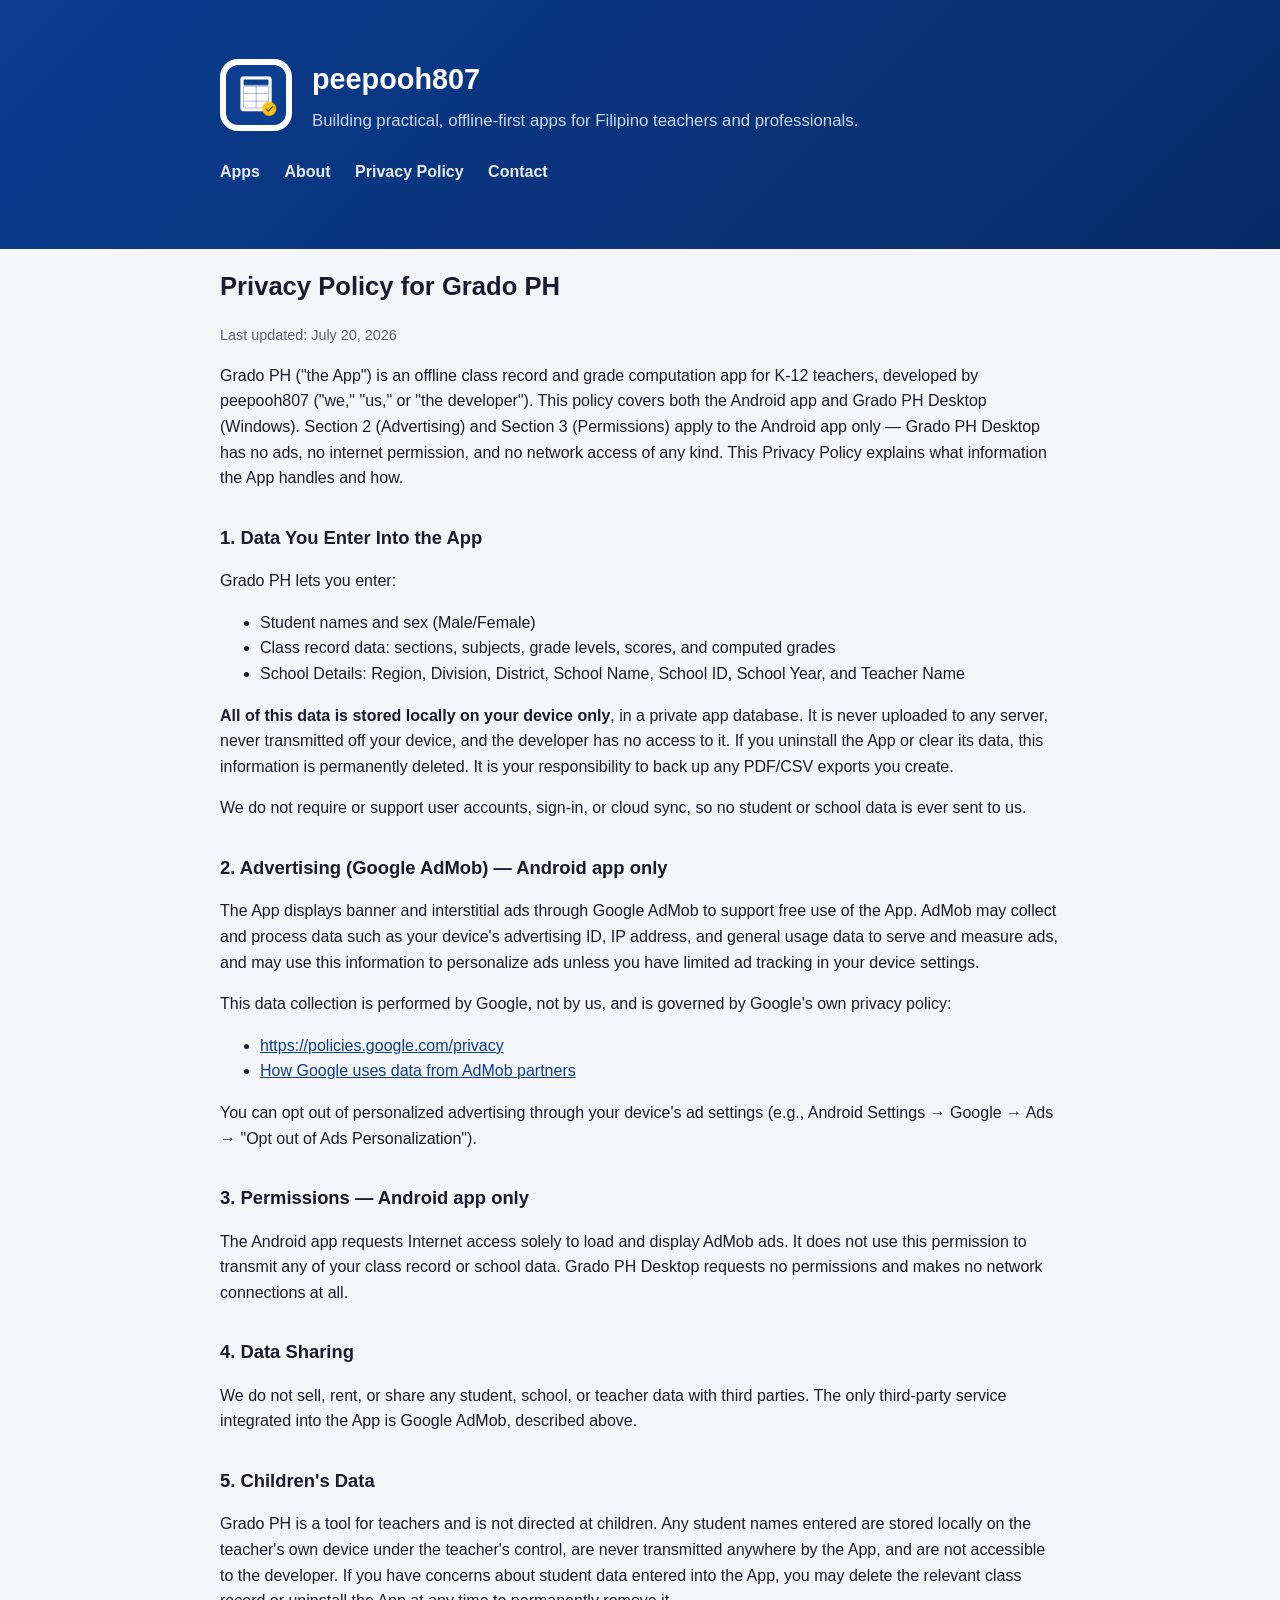
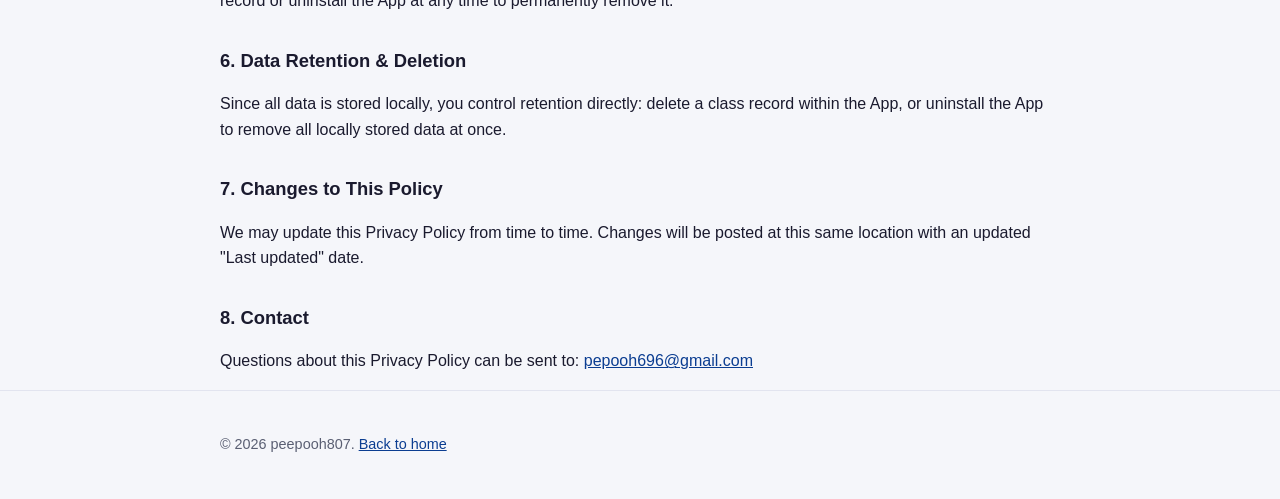
<file: privacy.html>
<!DOCTYPE html>
<html lang="en">
<head>
<meta charset="UTF-8">
<meta name="viewport" content="width=device-width, initial-scale=1.0">
<title>Privacy Policy — Grado PH</title>
<link rel="icon" href="assets/icon.png">
<link rel="stylesheet" href="style.css">
</head>
<body>

<header class="site-header">
  <div class="wrap">
    <img class="avatar" src="assets/icon.png" alt="Grado PH icon">
    <div>
      <h1>peepooh807</h1>
      <p class="tagline">Building practical, offline-first apps for Filipino teachers and professionals.</p>
    </div>
  </div>
  <div class="wrap">
    <nav class="site-nav">
      <a href="index.html#apps">Apps</a>
      <a href="index.html#about">About</a>
      <a href="privacy.html">Privacy Policy</a>
      <a href="index.html#contact">Contact</a>
    </nav>
  </div>
</header>

<main class="wrap policy">
  <h1>Privacy Policy for Grado PH</h1>
  <p class="updated">Last updated: July 20, 2026</p>

  <p>Grado PH ("the App") is an offline class record and grade computation app for K-12 teachers, developed by peepooh807 ("we," "us," or "the developer"). This policy covers both the Android app and Grado PH Desktop (Windows). Section 2 (Advertising) and Section 3 (Permissions) apply to the Android app only &mdash; Grado PH Desktop has no ads, no internet permission, and no network access of any kind. This Privacy Policy explains what information the App handles and how.</p>

  <h2>1. Data You Enter Into the App</h2>
  <p>Grado PH lets you enter:</p>
  <ul>
    <li>Student names and sex (Male/Female)</li>
    <li>Class record data: sections, subjects, grade levels, scores, and computed grades</li>
    <li>School Details: Region, Division, District, School Name, School ID, School Year, and Teacher Name</li>
  </ul>
  <p><strong>All of this data is stored locally on your device only</strong>, in a private app database. It is never uploaded to any server, never transmitted off your device, and the developer has no access to it. If you uninstall the App or clear its data, this information is permanently deleted. It is your responsibility to back up any PDF/CSV exports you create.</p>
  <p>We do not require or support user accounts, sign-in, or cloud sync, so no student or school data is ever sent to us.</p>

  <h2>2. Advertising (Google AdMob) &mdash; Android app only</h2>
  <p>The App displays banner and interstitial ads through Google AdMob to support free use of the App. AdMob may collect and process data such as your device's advertising ID, IP address, and general usage data to serve and measure ads, and may use this information to personalize ads unless you have limited ad tracking in your device settings.</p>
  <p>This data collection is performed by Google, not by us, and is governed by Google's own privacy policy:</p>
  <ul>
    <li><a href="https://policies.google.com/privacy" target="_blank" rel="noopener">https://policies.google.com/privacy</a></li>
    <li><a href="https://policies.google.com/technologies/partner-sites" target="_blank" rel="noopener">How Google uses data from AdMob partners</a></li>
  </ul>
  <p>You can opt out of personalized advertising through your device's ad settings (e.g., Android Settings &rarr; Google &rarr; Ads &rarr; "Opt out of Ads Personalization").</p>

  <h2>3. Permissions &mdash; Android app only</h2>
  <p>The Android app requests Internet access solely to load and display AdMob ads. It does not use this permission to transmit any of your class record or school data. Grado PH Desktop requests no permissions and makes no network connections at all.</p>

  <h2>4. Data Sharing</h2>
  <p>We do not sell, rent, or share any student, school, or teacher data with third parties. The only third-party service integrated into the App is Google AdMob, described above.</p>

  <h2>5. Children's Data</h2>
  <p>Grado PH is a tool for teachers and is not directed at children. Any student names entered are stored locally on the teacher's own device under the teacher's control, are never transmitted anywhere by the App, and are not accessible to the developer. If you have concerns about student data entered into the App, you may delete the relevant class record or uninstall the App at any time to permanently remove it.</p>

  <h2>6. Data Retention &amp; Deletion</h2>
  <p>Since all data is stored locally, you control retention directly: delete a class record within the App, or uninstall the App to remove all locally stored data at once.</p>

  <h2>7. Changes to This Policy</h2>
  <p>We may update this Privacy Policy from time to time. Changes will be posted at this same location with an updated "Last updated" date.</p>

  <h2>8. Contact</h2>
  <p>Questions about this Privacy Policy can be sent to: <a href="mailto:pepooh696@gmail.com">pepooh696@gmail.com</a></p>
</main>

<footer>
  <div class="wrap">
    <p>&copy; 2026 peepooh807. <a href="index.html">Back to home</a></p>
  </div>
</footer>

</body>
</html>
</file>
<file: style.css>
:root {
  --navy: #0b3d91;
  --navy-dark: #082b66;
  --gold: #ffc107;
  --gold-dark: #e0a800;
  --bg: #f5f6fa;
  --card-bg: #ffffff;
  --text: #1a1a2e;
  --text-muted: #5a5f73;
  --border: #e2e4ef;

  /* Accent used for text/icons on light backgrounds (links, chip labels) —
     kept separate from --navy so dark mode can brighten it for contrast
     without touching the navy used for solid backgrounds (header, table
     headers), which already reads fine on both. */
  --accent: var(--navy);
  --chip-bg: #e8edfb;
  --avatar-bg: #fff;
  --window-bg: #fff;
  --titlebar-bg: #eceef5;
  --disabled-bg: #eceef5;
  --disabled-text: #9198b0;
  --status-active-bg: #e3f7e8;
  --status-active-text: #1a7a34;
  --status-disc-bg: #fde3e3;
  --status-disc-text: #b3261e;
}

@media (prefers-color-scheme: dark) {
  :root {
    --bg: #14161f;
    --card-bg: #1c1f2b;
    --text: #e7e9f2;
    --text-muted: #a3a8bd;
    --border: #2e3244;

    --accent: #7ea1f1;
    --chip-bg: #232a45;
    --avatar-bg: #fff;
    --window-bg: #22263380;
    --titlebar-bg: #2a2f42;
    --disabled-bg: #262b3c;
    --disabled-text: #767c94;
    --status-active-bg: #163726;
    --status-active-text: #5fd88a;
    --status-disc-bg: #3a1f1f;
    --status-disc-text: #ff8f87;
  }

  .mockup-window {
    box-shadow: 0 2px 10px rgba(0, 0, 0, 0.4);
  }
}

* {
  box-sizing: border-box;
}

body {
  margin: 0;
  font-family: -apple-system, BlinkMacSystemFont, "Segoe UI", Roboto, Helvetica, Arial, sans-serif;
  background: var(--bg);
  color: var(--text);
  line-height: 1.6;
}

a {
  color: var(--accent);
}

.wrap {
  max-width: 880px;
  margin: 0 auto;
  padding: 0 20px;
}

header.site-header {
  background: linear-gradient(135deg, var(--navy), var(--navy-dark));
  color: #fff;
  padding: 56px 0 64px;
}

header.site-header .wrap {
  display: flex;
  align-items: center;
  gap: 20px;
  flex-wrap: wrap;
}

header.site-header img.avatar {
  width: 72px;
  height: 72px;
  border-radius: 18px;
  background: var(--avatar-bg);
  padding: 6px;
}

header.site-header h1 {
  margin: 0;
  font-size: 1.8rem;
}

header.site-header p.tagline {
  margin: 6px 0 0;
  color: #cdd7f2;
  font-size: 1.05rem;
}

header.site-header p.handle {
  margin: 4px 0 0;
  color: #9fb0dd;
  font-size: 0.9rem;
  font-family: "Consolas", "SFMono-Regular", Menlo, monospace;
}

nav.site-nav {
  margin-top: 24px;
}

nav.site-nav a {
  color: #fff;
  text-decoration: none;
  margin-right: 20px;
  font-weight: 600;
  opacity: 0.9;
}

nav.site-nav a:hover {
  opacity: 1;
  text-decoration: underline;
}

main {
  padding: 48px 0 80px;
}

section {
  margin-bottom: 56px;
}

h2 {
  font-size: 1.4rem;
  margin-bottom: 6px;
}

.section-lead {
  color: var(--text-muted);
  margin-top: 0;
  margin-bottom: 24px;
}

.app-card {
  background: var(--card-bg);
  border: 1px solid var(--border);
  border-radius: 14px;
  padding: 28px;
  margin-bottom: 24px;
  display: flex;
  gap: 20px;
}

.app-card .icon {
  width: 64px;
  height: 64px;
  border-radius: 14px;
  flex-shrink: 0;
}

.app-card .body {
  flex: 1;
  min-width: 0;
}

.app-card h3 {
  margin: 0 0 4px;
  font-size: 1.2rem;
}

.app-card .platform {
  display: inline-block;
  font-size: 0.75rem;
  font-weight: 700;
  letter-spacing: 0.04em;
  text-transform: uppercase;
  color: var(--accent);
  background: var(--chip-bg);
  border-radius: 999px;
  padding: 3px 10px;
  margin-bottom: 10px;
}

.app-card p.desc {
  margin: 0 0 14px;
  color: var(--text-muted);
}

.app-card ul.features {
  margin: 0 0 18px;
  padding-left: 20px;
  color: var(--text);
}

.app-card ul.features li {
  margin-bottom: 4px;
}

.btn-row {
  display: flex;
  gap: 10px;
  flex-wrap: wrap;
}

.btn {
  display: inline-block;
  text-decoration: none;
  font-weight: 700;
  font-size: 0.9rem;
  padding: 9px 16px;
  border-radius: 8px;
  border: 1px solid transparent;
}

.btn-primary {
  background: var(--gold);
  color: var(--navy-dark);
}

.btn-primary:hover {
  background: var(--gold-dark);
}

.btn-secondary {
  background: transparent;
  color: var(--accent);
  border-color: var(--accent);
}

.btn-secondary:hover {
  background: var(--chip-bg);
}

.btn-disabled {
  background: var(--disabled-bg);
  color: var(--disabled-text);
  cursor: default;
}

footer {
  border-top: 1px solid var(--border);
  padding: 28px 0;
  color: var(--text-muted);
  font-size: 0.9rem;
}

footer a {
  color: var(--accent);
}

.policy h1 {
  font-size: 1.6rem;
}

.policy h2 {
  font-size: 1.15rem;
  margin-top: 32px;
}

.policy .updated {
  color: var(--text-muted);
  font-size: 0.9rem;
}

.tag-list {
  display: flex;
  flex-wrap: wrap;
  gap: 8px;
  margin: 0 0 18px;
  padding: 0;
  list-style: none;
}

.tag-list li {
  background: var(--chip-bg);
  color: var(--accent);
  font-size: 0.82rem;
  font-weight: 600;
  padding: 4px 12px;
  border-radius: 999px;
}

.skills-grid {
  display: grid;
  grid-template-columns: repeat(auto-fit, minmax(220px, 1fr));
  gap: 28px;
}

.skill-group h4 {
  margin: 0 0 10px;
  font-size: 1rem;
  color: var(--accent);
}

.mockup-wrap {
  display: flex;
  gap: 16px;
  flex-wrap: wrap;
  margin: 4px 0 8px;
}

.mockup-window {
  background: var(--window-bg);
  border: 1px solid var(--border);
  border-radius: 10px;
  overflow: hidden;
  flex: 1;
  min-width: 260px;
  box-shadow: 0 2px 10px rgba(0, 0, 0, 0.06);
}

.mockup-titlebar {
  background: var(--titlebar-bg);
  padding: 6px 10px;
  display: flex;
  gap: 6px;
  align-items: center;
}

.mockup-dot {
  width: 9px;
  height: 9px;
  border-radius: 50%;
}

.mockup-dot.red { background: #ff5f57; }
.mockup-dot.yellow { background: #febc2e; }
.mockup-dot.green { background: #28c840; }

.mockup-body {
  padding: 14px;
  font-size: 0.78rem;
}

table.mockup-table {
  width: 100%;
  border-collapse: collapse;
  font-size: 0.74rem;
}

table.mockup-table th {
  text-align: left;
  color: #fff;
  background: var(--navy);
  padding: 4px 6px;
  font-size: 0.65rem;
  text-transform: uppercase;
  letter-spacing: 0.02em;
}

table.mockup-table td {
  padding: 4px 6px;
  border-bottom: 1px solid var(--border);
  color: var(--text);
}

.status-pill {
  padding: 2px 8px;
  border-radius: 999px;
  font-size: 0.65rem;
  font-weight: 700;
}

.status-active {
  background: var(--status-active-bg);
  color: var(--status-active-text);
}

.status-disconnected {
  background: var(--status-disc-bg);
  color: var(--status-disc-text);
}

.mock-receipt h5 {
  margin: 0 0 6px;
  color: var(--accent);
  font-size: 0.85rem;
}

.mock-receipt .mock-row {
  display: flex;
  justify-content: space-between;
  padding: 2px 0;
  border-bottom: 1px dashed var(--border);
  color: var(--text-muted);
}

.mock-receipt .amount {
  display: flex;
  justify-content: space-between;
  margin-top: 8px;
  font-size: 1rem;
  font-weight: 800;
  color: var(--accent);
}

.mockup-stats {
  display: flex;
  gap: 8px;
  flex-wrap: wrap;
  margin-bottom: 10px;
}

.mockup-stat {
  flex: 1;
  min-width: 68px;
  text-align: center;
  background: var(--chip-bg);
  border-radius: 8px;
  padding: 8px 4px;
}

.mockup-stat .num {
  font-size: 1.1rem;
  font-weight: 800;
  color: var(--accent);
}

.mockup-stat .lbl {
  font-size: 0.6rem;
  color: var(--text-muted);
  text-transform: uppercase;
  letter-spacing: 0.02em;
}

.mockup-caption {
  font-size: 0.78rem;
  color: var(--text-muted);
  font-style: italic;
  margin: 0 0 20px;
}

@media (max-width: 600px) {
  .app-card {
    flex-direction: column;
  }
}
</file>
